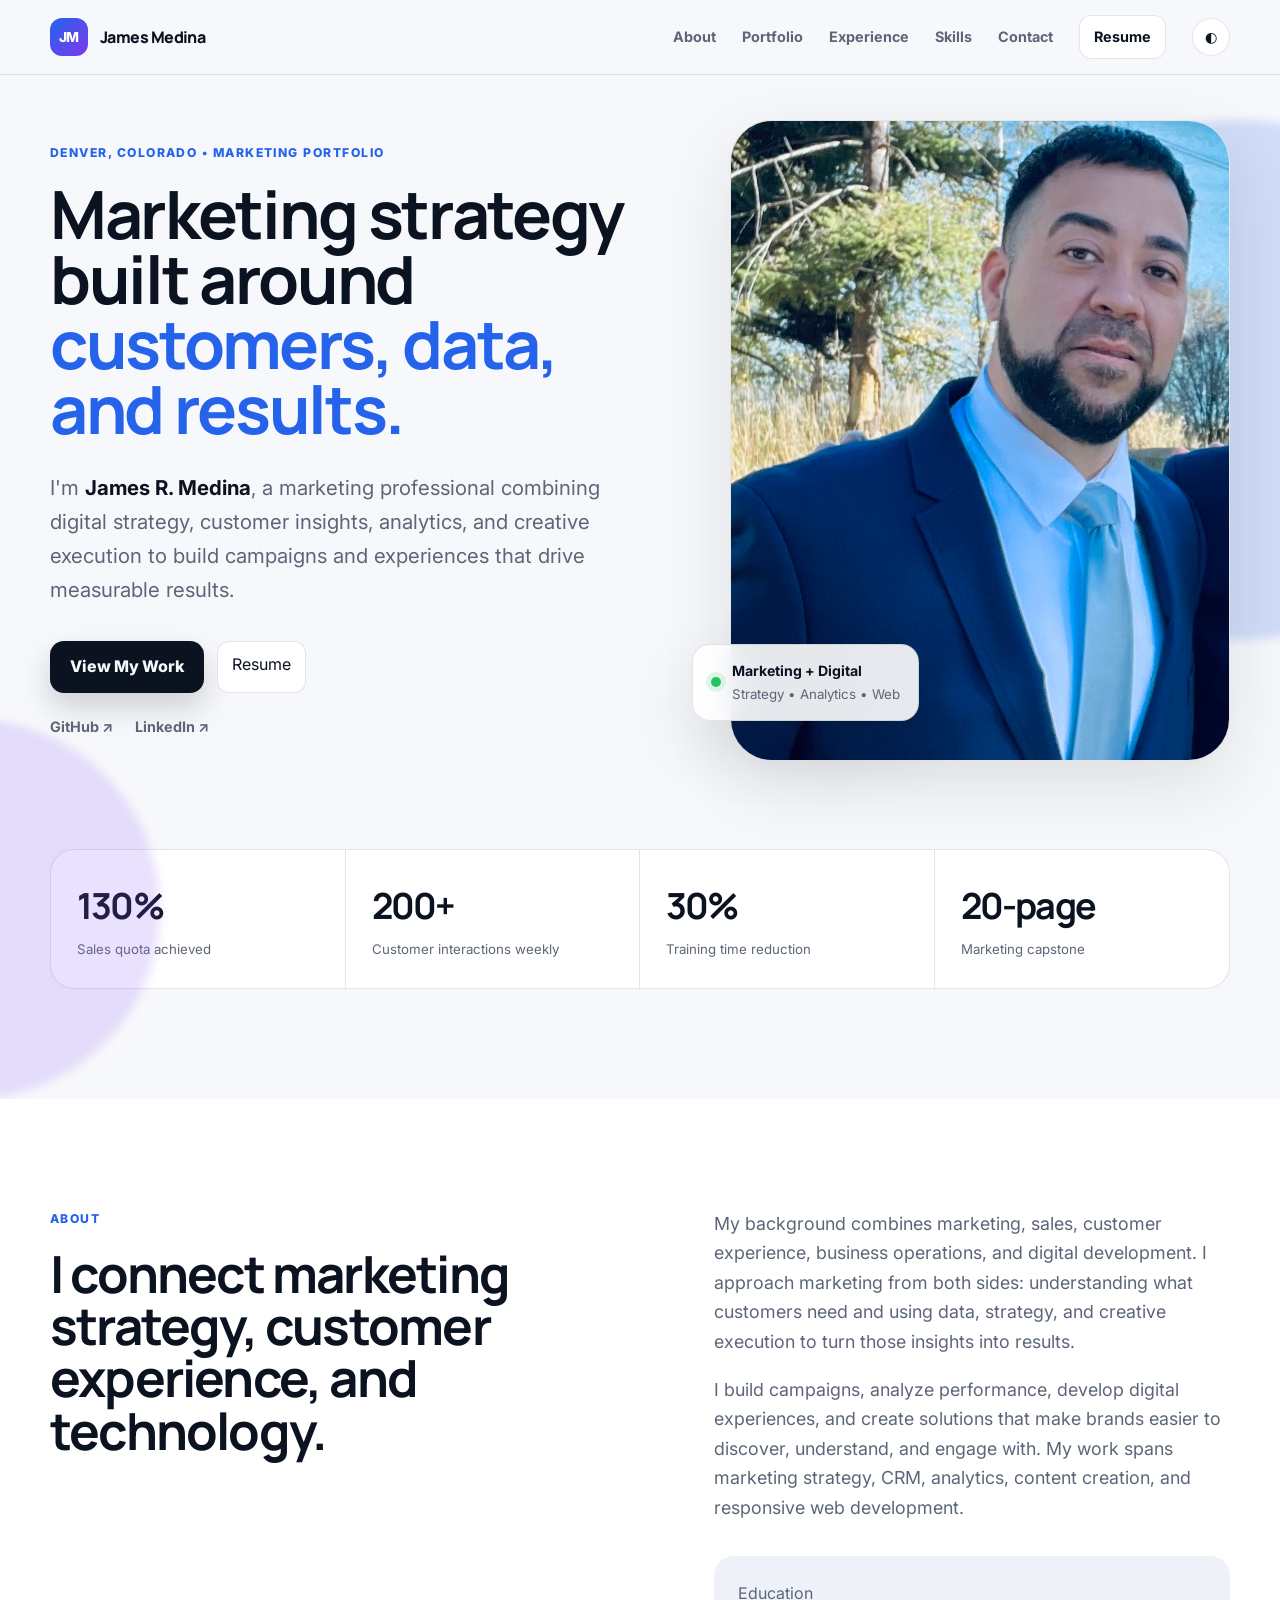
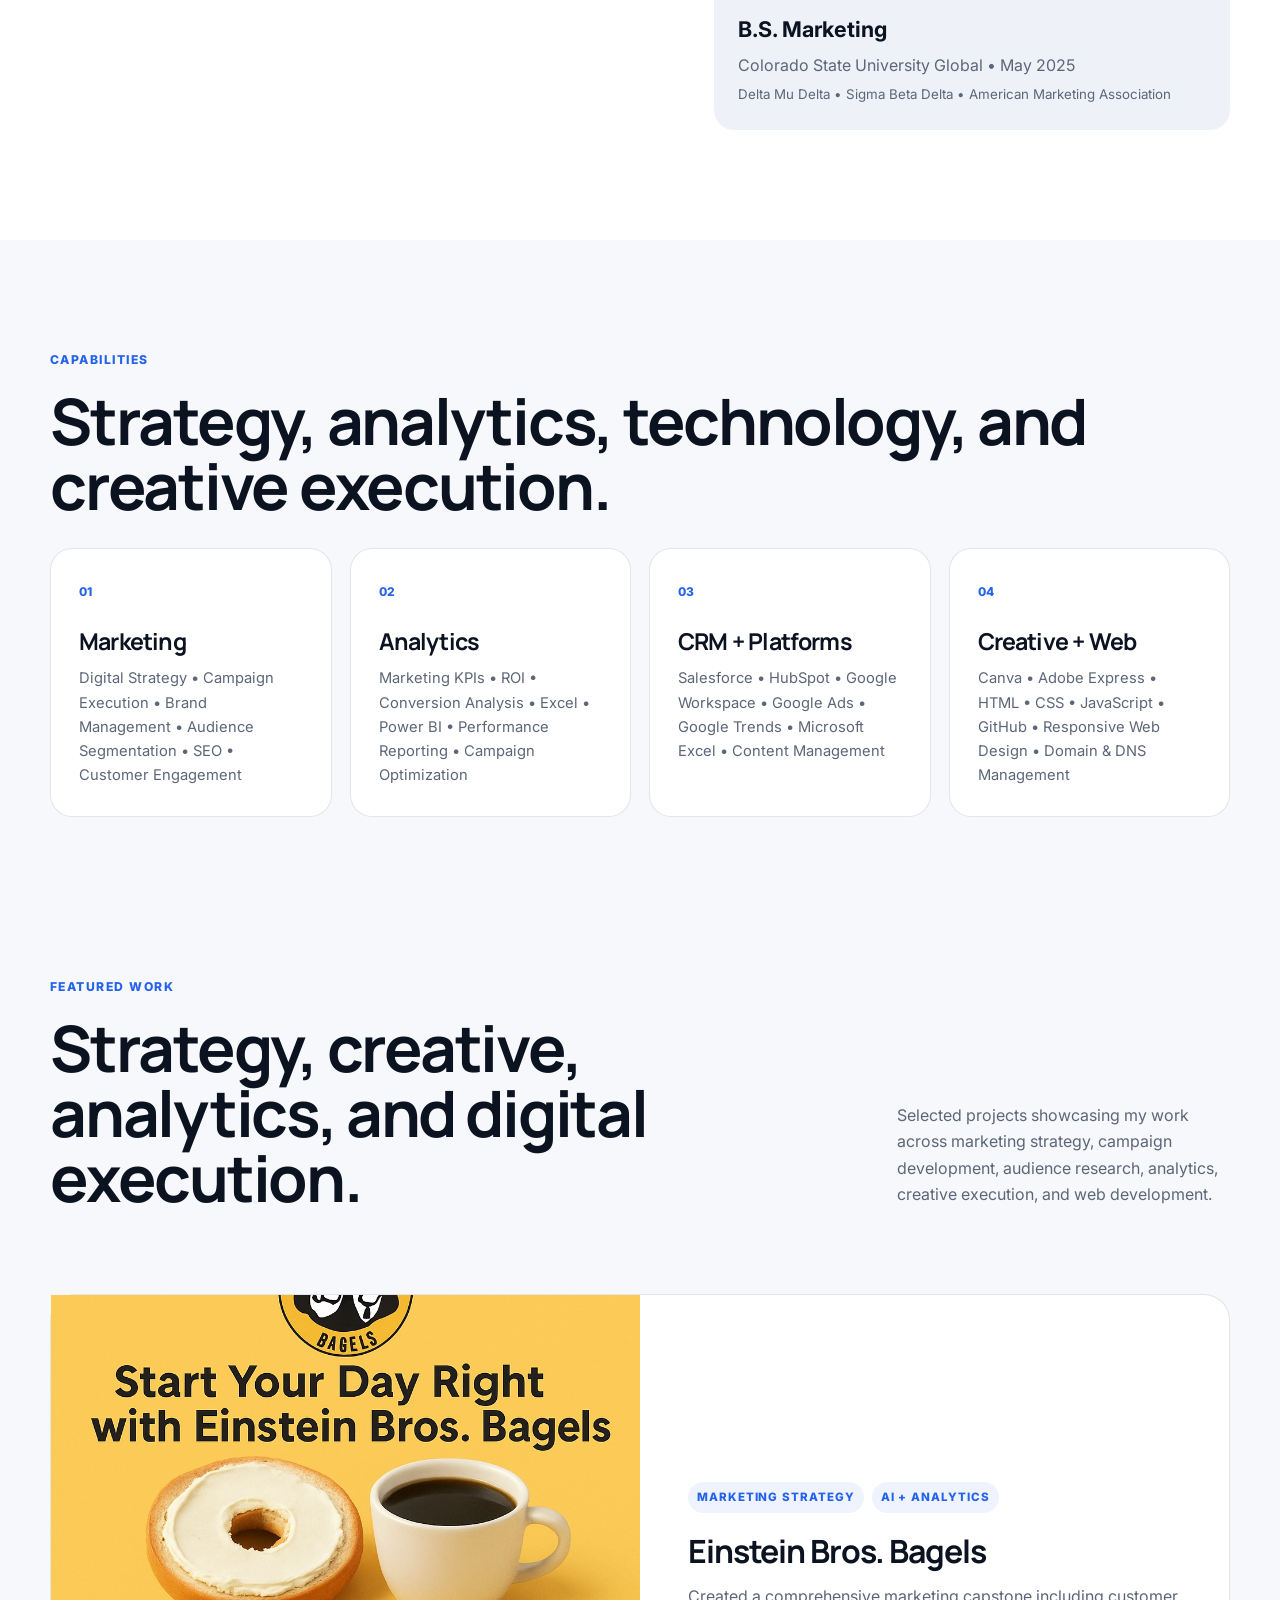
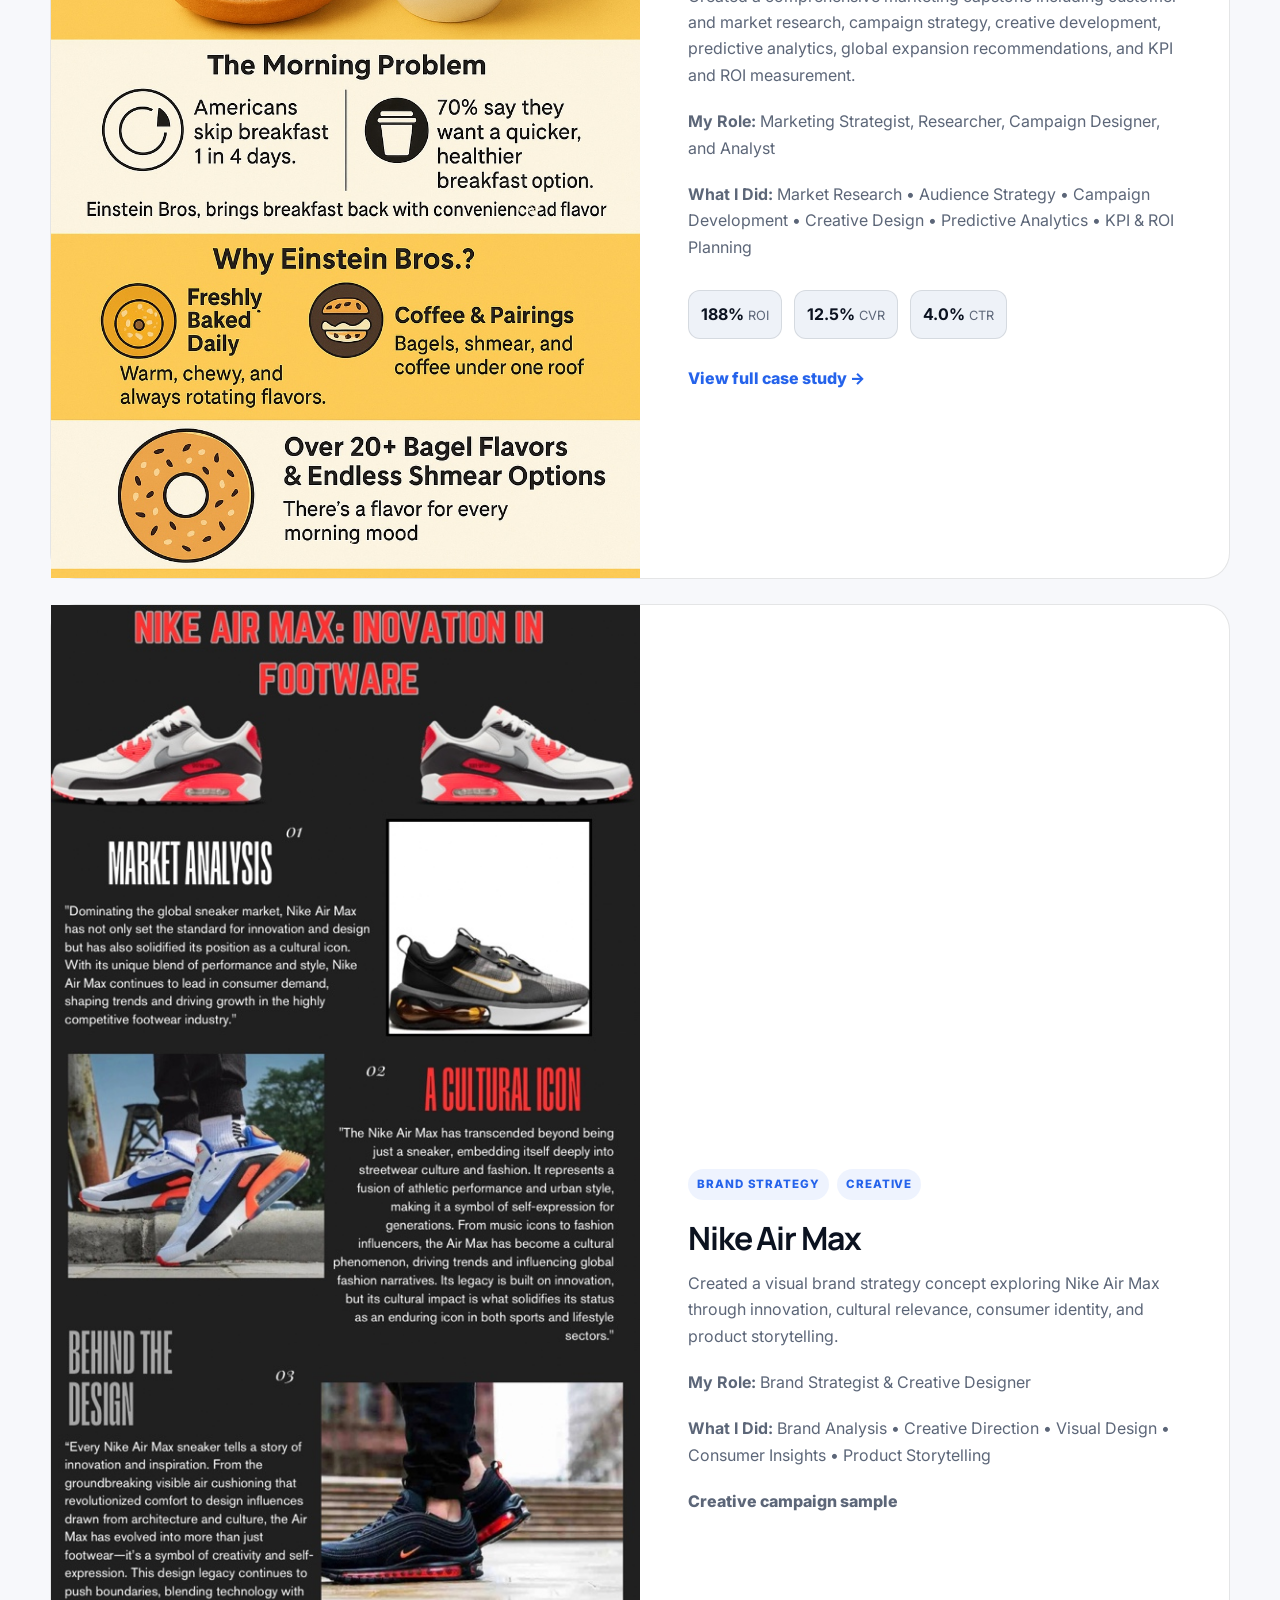
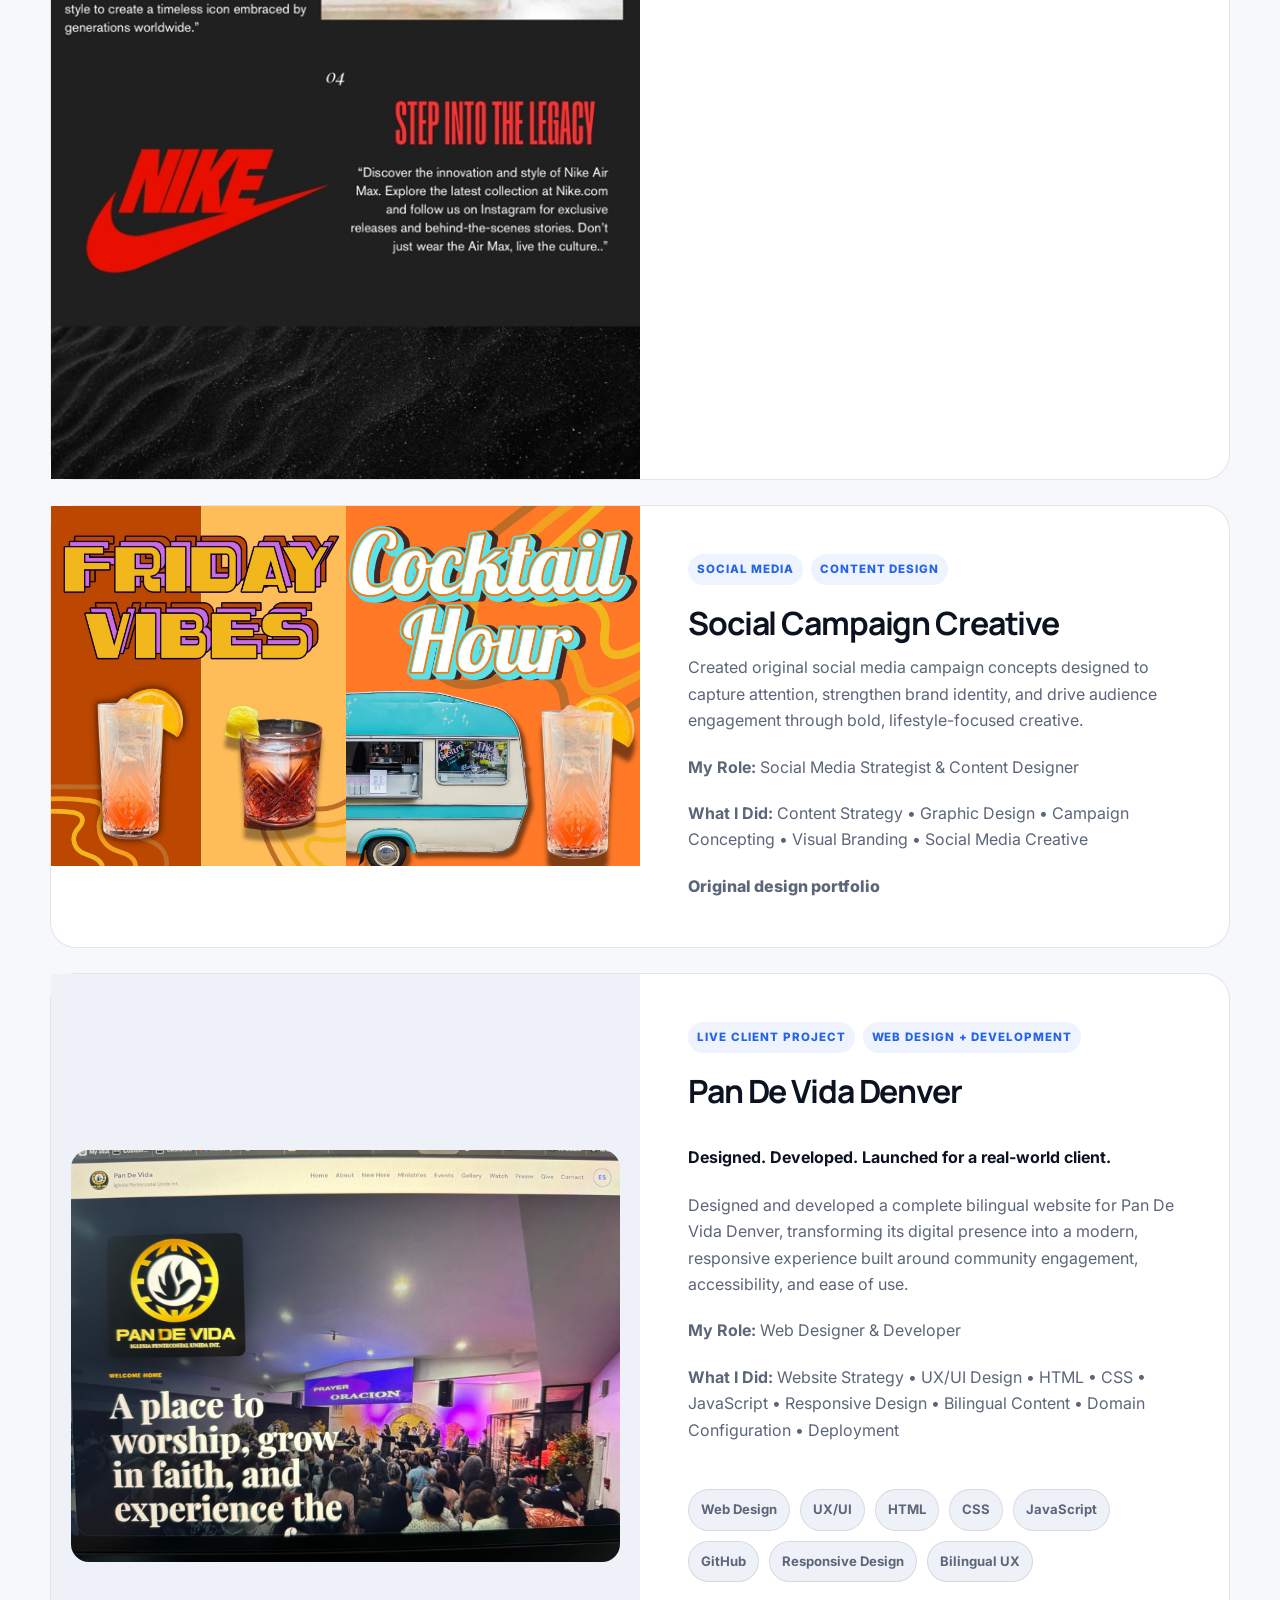
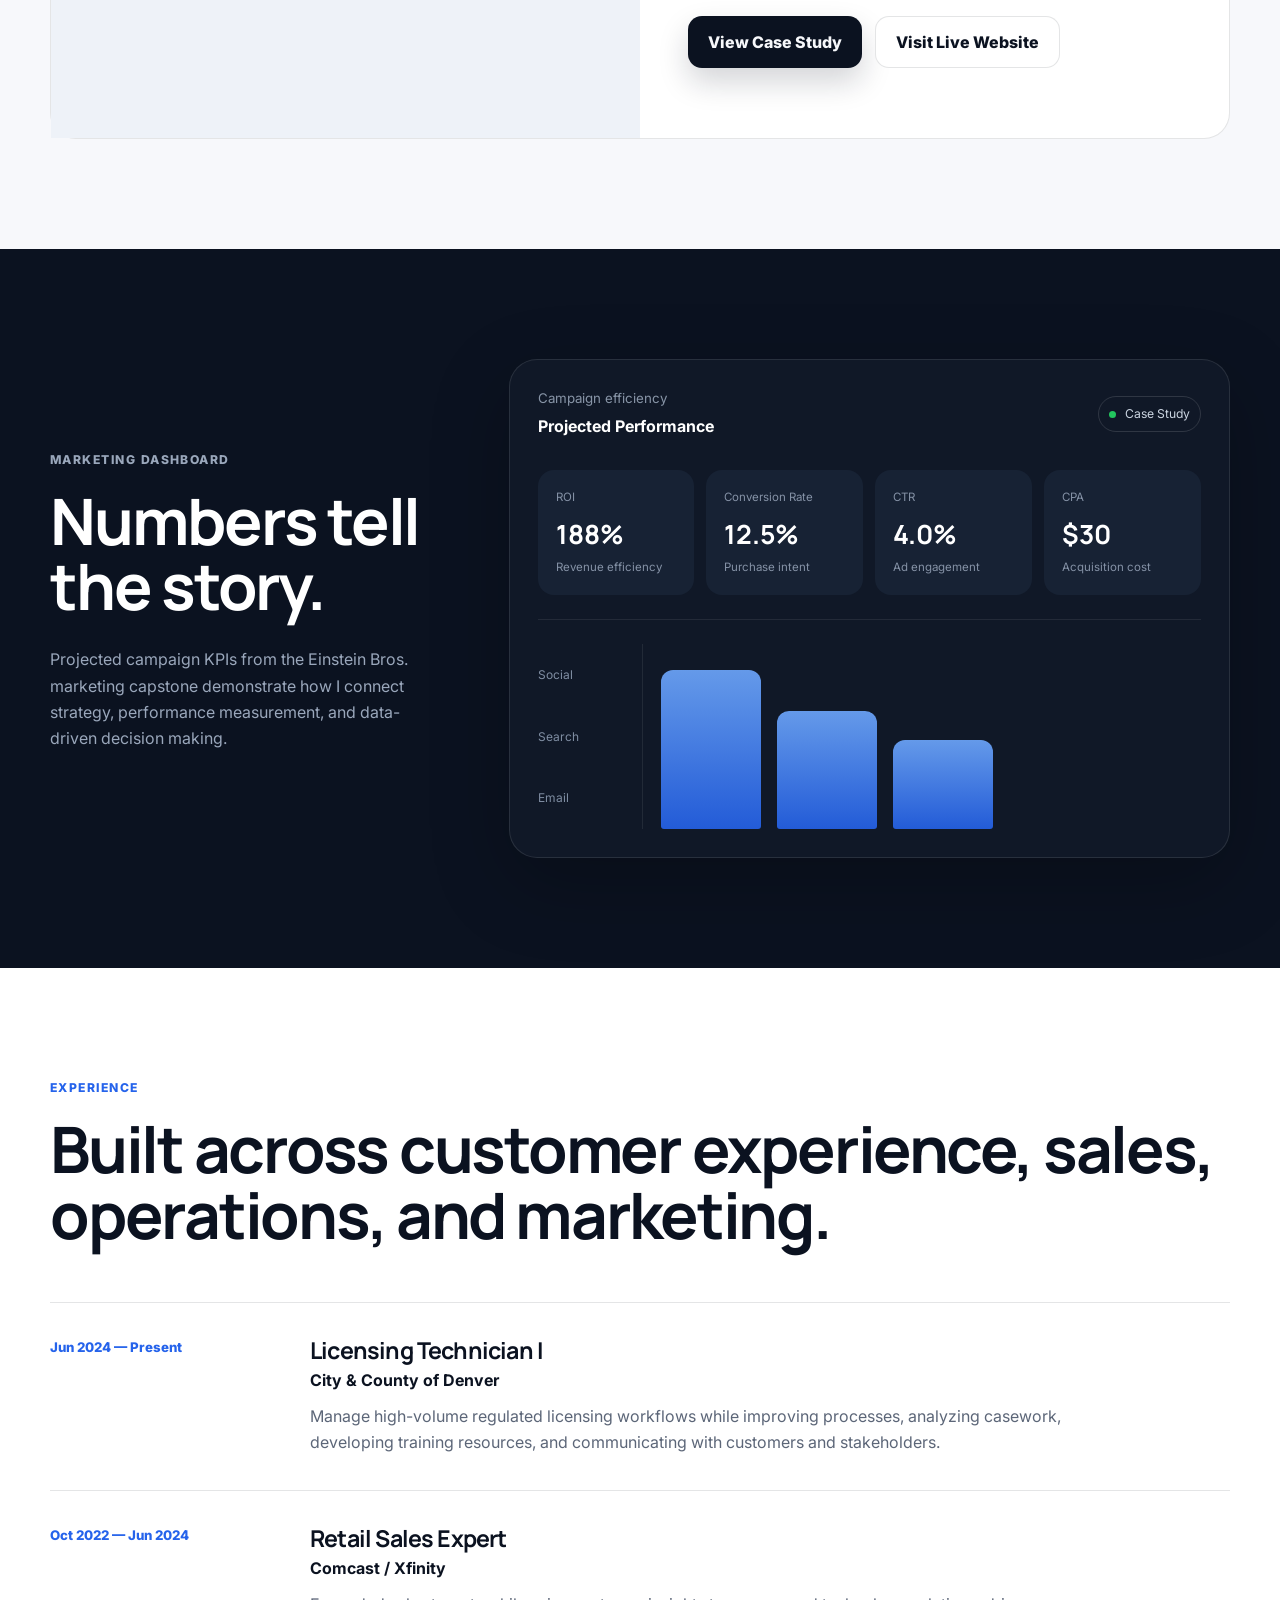
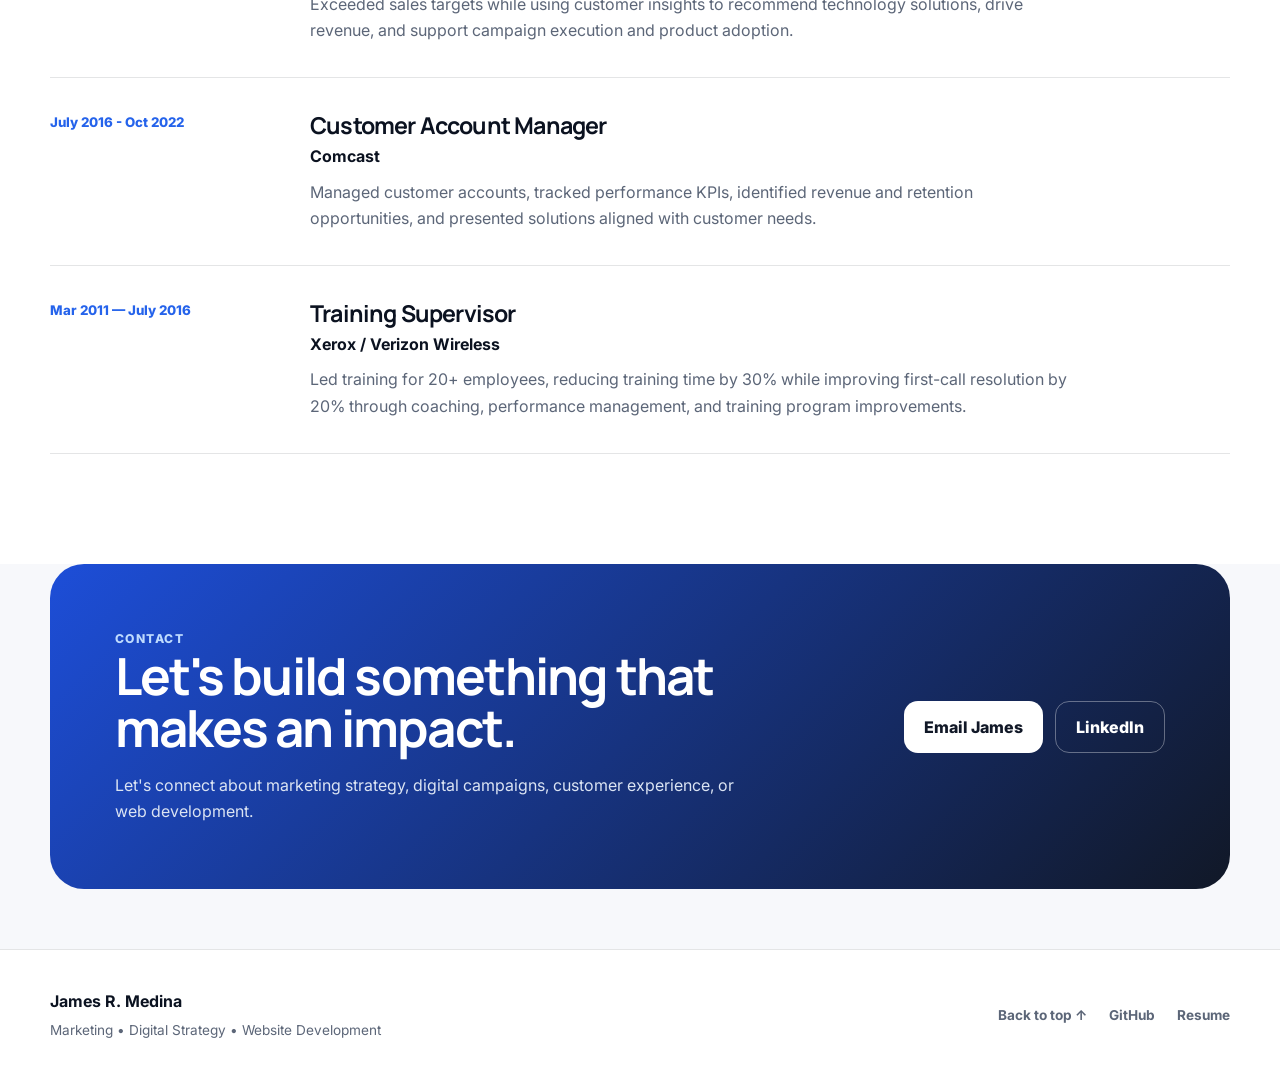
<file: index.html>
<!doctype html>
<html lang="en">
<head>
  <meta charset="utf-8">
  <meta name="viewport" content="width=device-width,initial-scale=1">
  <meta name="description" content="James R. Medina, marketing specialist portfolio featuring digital marketing, website development, campaign strategy, analytics, CRM, and creative work.">
  <meta name="theme-color" content="#0b1220">
  <title>James R. Medina | Marketing Portfolio</title>
  <link rel="stylesheet" href="style.css">
  <script defer src="script.js"></script>
</head>
<body>
  <a class="skip-link" href="#main">Skip to content</a>

  <header class="site-header" id="top">
    <nav class="nav container" aria-label="Primary navigation">
      <a class="brand" href="#top" aria-label="James Medina home">
        <span class="brand-mark">JM</span>
        <span class="brand-name">James Medina</span>
      </a>

      <button class="menu-toggle" aria-expanded="false" aria-controls="nav-links" aria-label="Open navigation">
        <span></span><span></span><span></span>
      </button>

      <div class="nav-links" id="nav-links">
        <a href="#about">About</a>
        <a href="#work">Portfolio</a>
        <a href="#experience">Experience</a>
        <a href="#skills">Skills</a>
        <a href="#contact">Contact</a>
        <a class="nav-resume" href="James_Medina_Resume_26.pdf" target="_blank">Resume</a>
        <button class="theme-toggle" aria-label="Toggle color theme" title="Toggle color theme">◐</button>
      </div>
    </nav>
  </header>

  <main id="main">
    <section class="hero section">
      <div class="hero-glow hero-glow-one"></div>
      <div class="hero-glow hero-glow-two"></div>
      <div class="container hero-grid">
        <div class="hero-copy reveal">
          <p class="eyebrow">Denver, Colorado • Marketing Portfolio</p>
          <h1>
         Marketing strategy built around
         <span>customers, data, and results.</span>
         </h1>

         <p class="hero-intro">
         I'm <strong>James R. Medina</strong>, a marketing professional combining digital strategy,
         customer insights, analytics, and creative execution to build campaigns and experiences
         that drive measurable results.
         </p>

          <div class="hero-actions">
            <a class="button button-primary" href="#work">View My Work</a>
            <a class="nav-resume" href="James_Medina_Resume_26.pdf" target="_blank">Resume</a>
          </div>

          <div class="hero-links" aria-label="Professional links">
            <a href="https://github.com/jamesrmedina-007" target="_blank" rel="noreferrer">GitHub ↗</a>
            <a href="https://www.linkedin.com/in/james-medina-n281987/" target="_blank" rel="noreferrer">LinkedIn ↗</a>
          </div>
        </div>

        <div class="hero-portrait reveal">
          <div class="portrait-frame">
            <img src="profile.jpeg" alt="Professional portrait of James Medina">
          </div>
          <div class="portrait-card">
            <span class="status-dot"></span>
            <div>
              <strong>Marketing + Digital</strong>
              <small>Strategy • Analytics • Web</small>
            </div>
          </div>
        </div>
      </div>

      <div class="container impact-strip reveal" aria-label="Career highlights">
        <div><strong class="counter" data-target="130" data-suffix="%">0</strong><span>Sales quota achieved</span></div>
        <div><strong class="counter" data-target="200" data-suffix="+">0</strong><span>Customer interactions weekly</span></div>
        <div><strong class="counter" data-target="30" data-suffix="%">0</strong><span>Training time reduction</span></div>
        <div><strong class="counter" data-target="20" data-suffix="-page">0</strong><span>Marketing capstone</span></div>
      </div>
    </section>

    <section class="section about-section" id="about">
      <div class="container two-col">
        <div class="section-heading reveal">
          <p class="eyebrow">About</p>
<h2>I connect marketing strategy, customer experience, and technology.</h2>
        </div>
        <div class="about-copy reveal">
          <p>
  My background combines marketing, sales, customer experience, business operations, and digital development. I approach marketing from both sides: understanding what customers need and using data, strategy, and creative execution to turn those insights into results.
</p>
          <p>
  I build campaigns, analyze performance, develop digital experiences, and create solutions that make brands easier to discover, understand, and engage with. My work spans marketing strategy, CRM, analytics, content creation, and responsive web development.
</p>
          <div class="education-card">
            <span>Education</span>
            <strong>B.S. Marketing</strong>
            <p>Colorado State University Global • May 2025</p>
            <small>Delta Mu Delta • Sigma Beta Delta • American Marketing Association</small>
          </div>
        </div>
      </div>
    </section>

     <section class="section skills-section" id="skills">
      <div class="container">
        <div class="section-heading reveal">
          <p class="eyebrow">Capabilities</p>
          <h2>Strategy, analytics, technology, and creative execution.</h2>
        </div>
        <div class="skill-columns">
          <div class="skill-card reveal">
            <span>01</span>
            <h3>Marketing</h3>
            <p>Digital Strategy • Campaign Execution • Brand Management • Audience Segmentation • SEO • Customer Engagement</p>
          </div>
          <div class="skill-card reveal">
            <span>02</span>
            <h3>Analytics</h3>
            <p>Marketing KPIs • ROI • Conversion Analysis • Excel • Power BI • Performance Reporting • Campaign Optimization</p>
          </div>
          <div class="skill-card reveal">
            <span>03</span>
            <h3>CRM + Platforms</h3>
            <p>Salesforce • HubSpot • Google Workspace • Google Ads • Google Trends • Microsoft Excel • Content Management</p>
          </div>
          <div class="skill-card reveal">
            <span>04</span>
            <h3>Creative + Web</h3>
            <p>Canva • Adobe Express • HTML • CSS • JavaScript • GitHub • Responsive Web Design • Domain &amp; DNS Management</p>
          </div>
        </div>
      </div>
    </section>
    
    <section class="section work-section" id="work">
      <div class="container">
        <div class="section-heading work-heading reveal">
          <div>
            <p class="eyebrow">Featured Work</p>
            <h2>Strategy, creative, analytics, and digital execution.</h2>
          </div>
          <p>Selected projects showcasing my work across marketing strategy, campaign development, audience research, analytics, creative execution, and web development.</p>
        </div>

        <div class="project-grid">
          <article class="project-card project-featured reveal">
            <a class="project-image" href="einstein.html" aria-label="View Einstein Bros. Bagels case study">
              <img src="einstein.jpeg" alt="Einstein Bros. Bagels campaign infographic">
            </a>
            <div class="project-body">
              <div class="project-meta"><span>Marketing Strategy</span><span>AI + Analytics</span></div>
              <h3>Einstein Bros. Bagels</h3>
              <p>Created a comprehensive marketing capstone including customer and market research, campaign strategy, creative development, predictive analytics, global expansion recommendations, and KPI and ROI measurement.</p>
              <p><strong>My Role:</strong> Marketing Strategist, Researcher, Campaign Designer, and Analyst</p>
              <p><strong>What I Did:</strong> Market Research • Audience Strategy • Campaign Development • Creative Design • Predictive Analytics • KPI &amp; ROI Planning</p>
              <div class="metric-row">
                <span><strong>188%</strong> ROI</span>
                <span><strong>12.5%</strong> CVR</span>
                <span><strong>4.0%</strong> CTR</span>
              </div>
              <a class="text-link" href="einstein.html">View full case study →</a>
            </div>
          </article>

          <article class="project-card project-featured reveal">
            <div class="project-image"><img src="nike-air-max.jpeg" alt="Nike Air Max marketing creative"></div>
            <div class="project-body">
              <div class="project-meta"><span>Brand Strategy</span><span>Creative</span></div>
              <h3>Nike Air Max</h3>

<p>
Created a visual brand strategy concept exploring Nike Air Max through
innovation, cultural relevance, consumer identity, and product storytelling.
</p>

<p><strong>My Role:</strong> Brand Strategist & Creative Designer</p>

<p><strong>What I Did:</strong> Brand Analysis • Creative Direction •
Visual Design • Consumer Insights • Product Storytelling</p>

<span class="text-link muted">Creative campaign sample</span>
            </div>
          </article>

          <article class="project-card project-featured social-featured reveal">
            <div class="social-pair">
              <img src="friday-vibes.jpg" alt="Friday Vibes social media creative">
              <img src="cocktail-hour.jpeg" alt="Cocktail Hour social media creative">
            </div>
            <div class="project-body">
              <div class="project-meta"><span>Social Media</span><span>Content Design</span></div>
              <h3>Social Campaign Creative</h3>
<p>
Created original social media campaign concepts designed to capture attention,
strengthen brand identity, and drive audience engagement through bold,
lifestyle-focused creative.
</p>

<p><strong>My Role:</strong> Social Media Strategist & Content Designer</p>

<p><strong>What I Did:</strong> Content Strategy • Graphic Design • Campaign Concepting • Visual Branding • Social Media Creative</p>

<span class="text-link muted">Original design portfolio</span>
            </div>
          </article>

          <article class="project-card project-featured pandevida-card reveal">
  <a class="project-image" href="pandevida.html" aria-label="View Pan De Vida Denver website case study">
    <img src="pandevida-home.jpeg" alt="Pan De Vida Denver responsive website homepage">
  </a>

  <div class="project-body">
    <div class="project-meta">
      <span>LIVE CLIENT PROJECT</span>
      <span>WEB DESIGN + DEVELOPMENT</span>
    </div>

    <h3>Pan De Vida Denver</h3>

<h4>Designed. Developed. Launched for a real-world client.</h4>

 <p>
Designed and developed a complete bilingual website for Pan De Vida Denver,
transforming its digital presence into a modern, responsive experience built
around community engagement, accessibility, and ease of use.
</p>

<p><strong>My Role:</strong> Web Designer & Developer</p>

<p><strong>What I Did:</strong> Website Strategy • UX/UI Design • HTML • CSS • JavaScript • Responsive Design • Bilingual Content • Domain Configuration • Deployment</p>

    <div class="takeaway-tags">
      <span>Web Design</span>
      <span>UX/UI</span>
      <span>HTML</span>
      <span>CSS</span>
      <span>JavaScript</span>
      <span>GitHub</span>
      <span>Responsive Design</span>
      <span>Bilingual UX</span>
    </div>

    <div class="hero-actions">
      <a class="button button-primary" href="pandevida.html">View Case Study</a>
      <a class="button button-secondary" href="https://pandevidadenver.com" target="_blank" rel="noreferrer">
        Visit Live Website
      </a>
    </div>
  </div>
</article>
        </div>
      </div>
    </section>

    <section class="section dashboard-section" id="dashboard">
      <div class="container dashboard-grid">
        <div class="section-heading reveal">
          <p class="eyebrow">Marketing Dashboard</p>
          <h2>Numbers tell the story.</h2>
          <p class="section-copy">Projected campaign KPIs from the Einstein Bros. marketing capstone demonstrate how I connect strategy, performance measurement, and data-driven decision making.</p>
        </div>

        <div class="dashboard reveal">
          <div class="dash-top">
            <div>
              <small>Campaign efficiency</small>
              <strong>Projected Performance</strong>
            </div>
            <span class="live-pill"><i></i> Case Study</span>
          </div>
          <div class="dash-metrics">
            <div><span>ROI</span><strong>188%</strong><small>Revenue efficiency</small></div>
            <div><span>Conversion Rate</span><strong>12.5%</strong><small>Purchase intent</small></div>
            <div><span>CTR</span><strong>4.0%</strong><small>Ad engagement</small></div>
            <div><span>CPA</span><strong>$30</strong><small>Acquisition cost</small></div>
          </div>
          <div class="chart" aria-label="Illustrative channel performance bar chart">
            <div class="chart-labels"><span>Social</span><span>Search</span><span>Email</span></div>
            <div class="bars">
              <i style="--h:86%"></i>
              <i style="--h:64%"></i>
              <i style="--h:48%"></i>
            </div>
          </div>
        </div>
      </div>
    </section>

    <section class="section experience-section" id="experience">
      <div class="container">
        <div class="section-heading reveal">
          <p class="eyebrow">Experience</p>
          <h2>Built across customer experience, sales, operations, and marketing.</h2>
        </div>

        <div class="timeline">
          <article class="timeline-item reveal">
            <span class="timeline-date"> Jun 2024 — Present</span>
            <div>
              <h3>Licensing Technician I</h3>
              <p class="company">City & County of Denver</p>
              <p>Manage high-volume regulated licensing workflows while improving processes, analyzing casework, developing training resources, and communicating with customers and stakeholders.</p>
            </div>
          </article>
          <article class="timeline-item reveal">
            <span class="timeline-date">Oct 2022 — Jun 2024</span>
            <div>
              <h3>Retail Sales Expert</h3>
              <p class="company">Comcast / Xfinity</p>
              <p>Exceeded sales targets while using customer insights to recommend technology solutions, drive revenue, and support campaign execution and product adoption.</p>
            </div>
          </article>
          <article class="timeline-item reveal">
          <span class="timeline-date">July 2016 - Oct 2022</span>
            <div>
              <h3>Customer Account Manager</h3>
              <p class="company">Comcast</p>
              <p>Managed customer accounts, tracked performance KPIs, identified revenue and retention opportunities, and presented solutions aligned with customer needs.</p>
            </div>
          </article>
          <article class="timeline-item reveal">
            <span class="timeline-date">Mar 2011 — July 2016</span>
            <div>
              <h3>Training Supervisor</h3>
              <p class="company">Xerox / Verizon Wireless</p>
              <p>Led training for 20+ employees, reducing training time by 30% while improving first-call resolution by 20% through coaching, performance management, and training program improvements.</p>
            </div>
          </article>
        </div>
      </div>
    </section>

    <section class="section contact-section" id="contact">
      <div class="container contact-panel reveal">
        <div>
          <p class="eyebrow">Contact</p>
          <h2>Let's build something that makes an impact.</h2>
          <p>Let's connect about marketing strategy, digital campaigns, customer experience, or web development.</p>
        </div>
        <div class="contact-actions">
          <a class="button button-light" href="mailto:jamesrmedina@yahoo.com">Email James</a>
          <a class="button button-outline-light" href="https://www.linkedin.com/in/james-medina-n281987/" target="_blank" rel="noreferrer">LinkedIn</a>
        </div>
      </div>
    </section>
  </main>

  <footer class="site-footer">
    <div class="container footer-grid">
      <div>
        <strong>James R. Medina</strong>
        <p>Marketing • Digital Strategy • Website Development</p>
      </div>
      <div class="footer-links">
        <a href="#top">Back to top ↑</a>
        <a href="https://github.com/jamesrmedina-007" target="_blank" rel="noreferrer">GitHub</a>
        <a href="James_Medina_Resume_26.pdf">Resume</a>
      </div>
    </div>
  </footer>
</body>
</html>
</file>
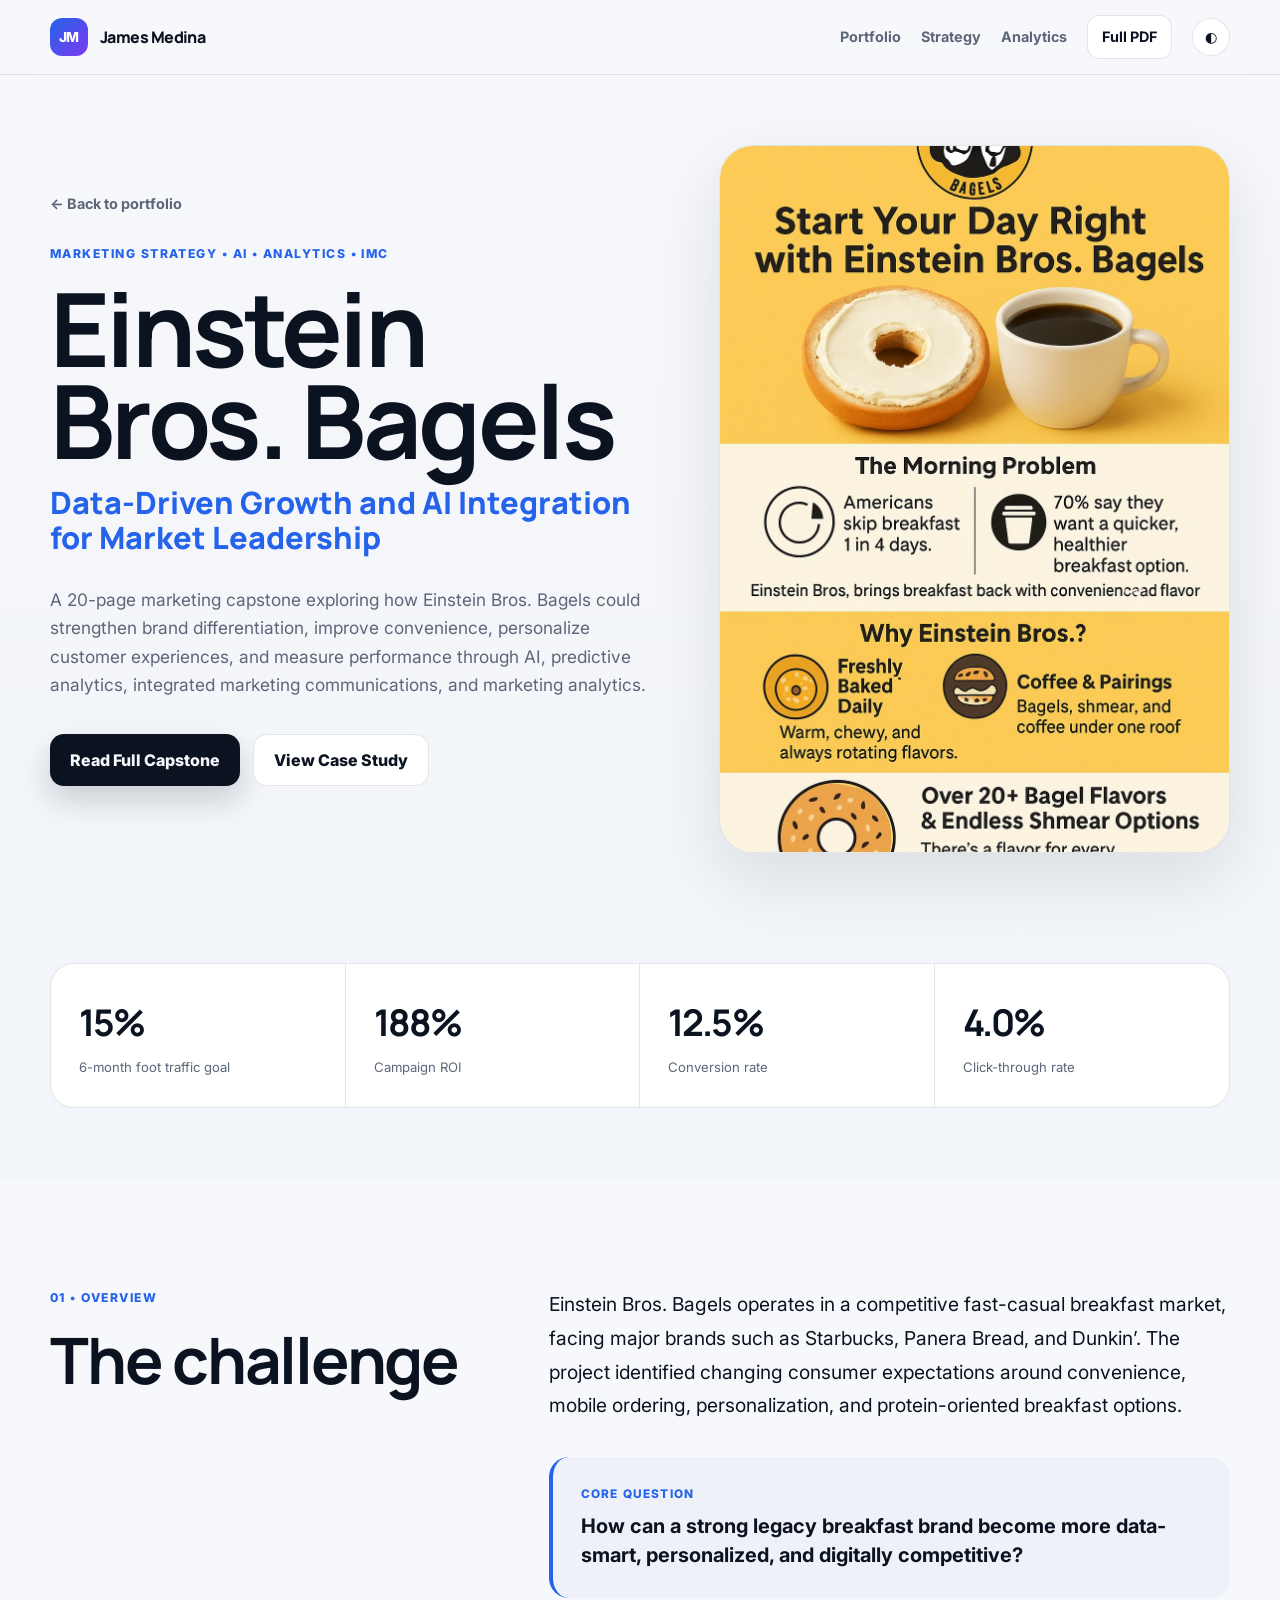
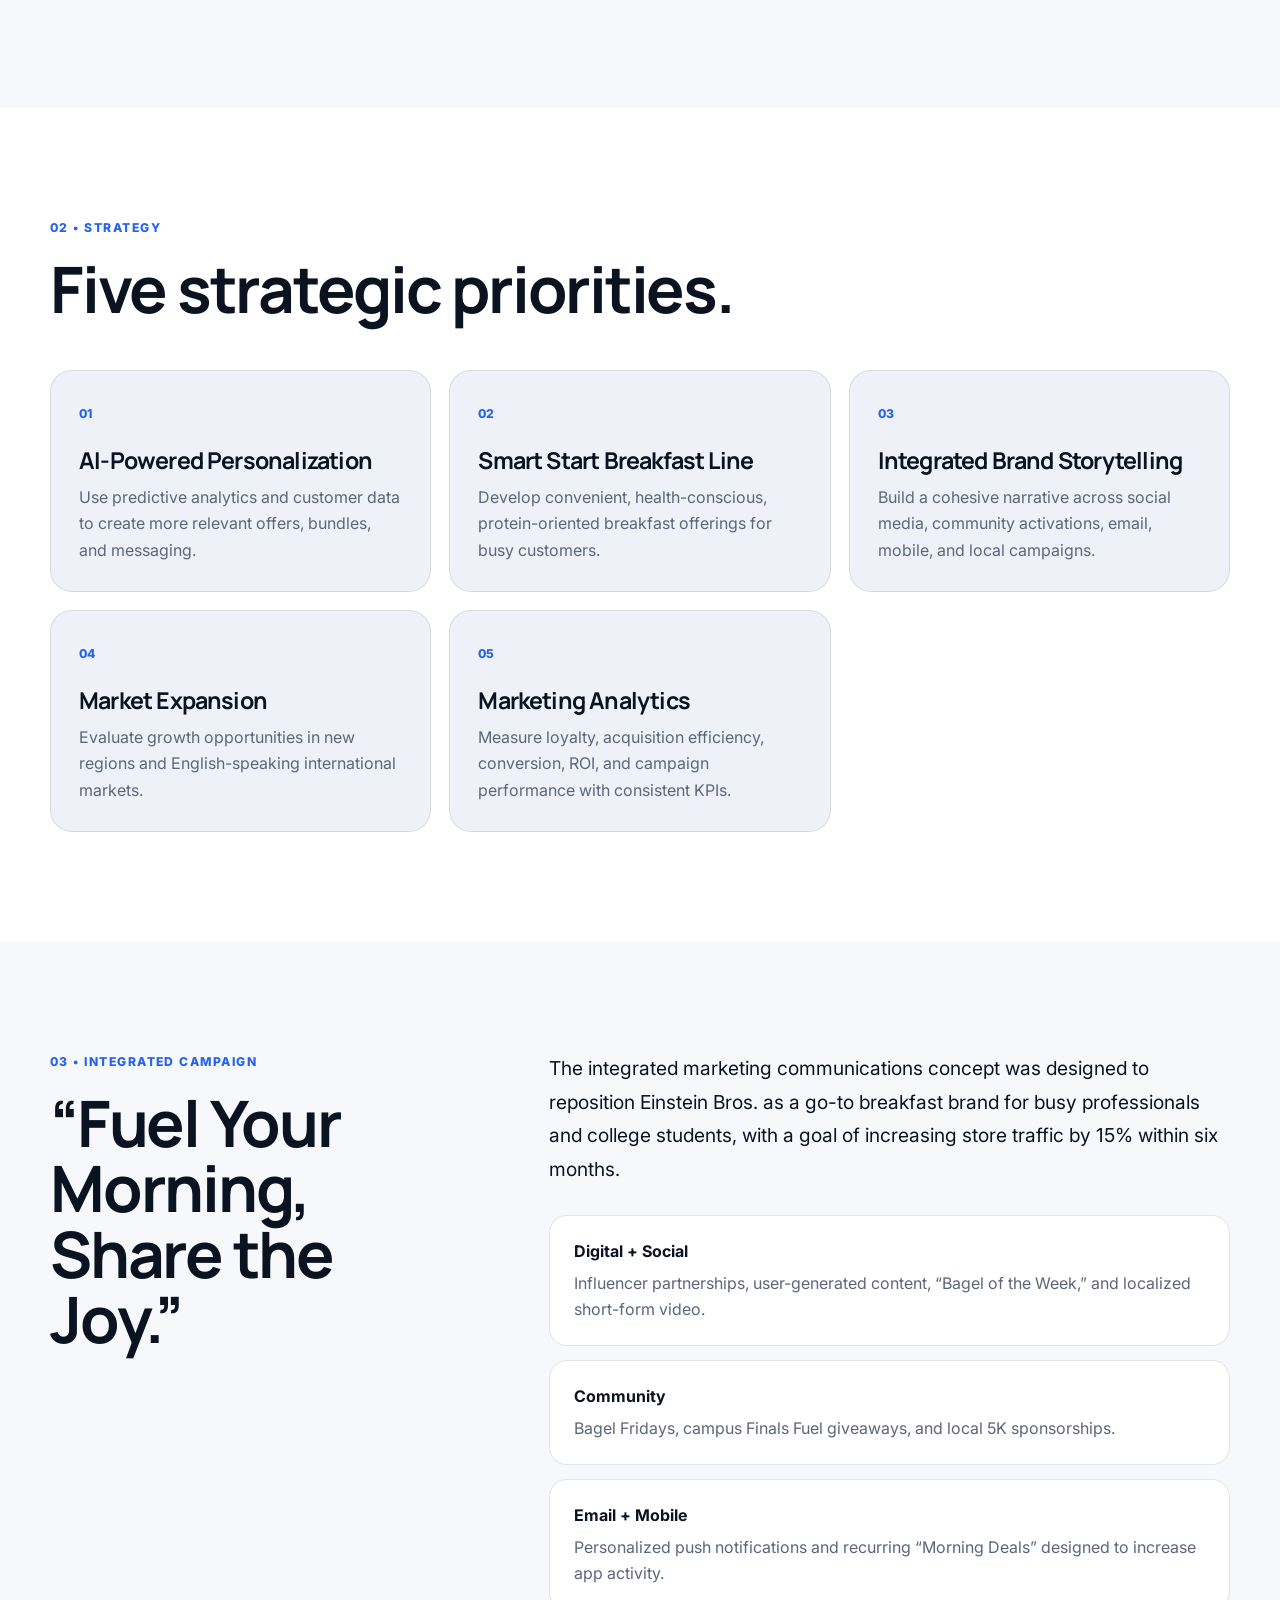
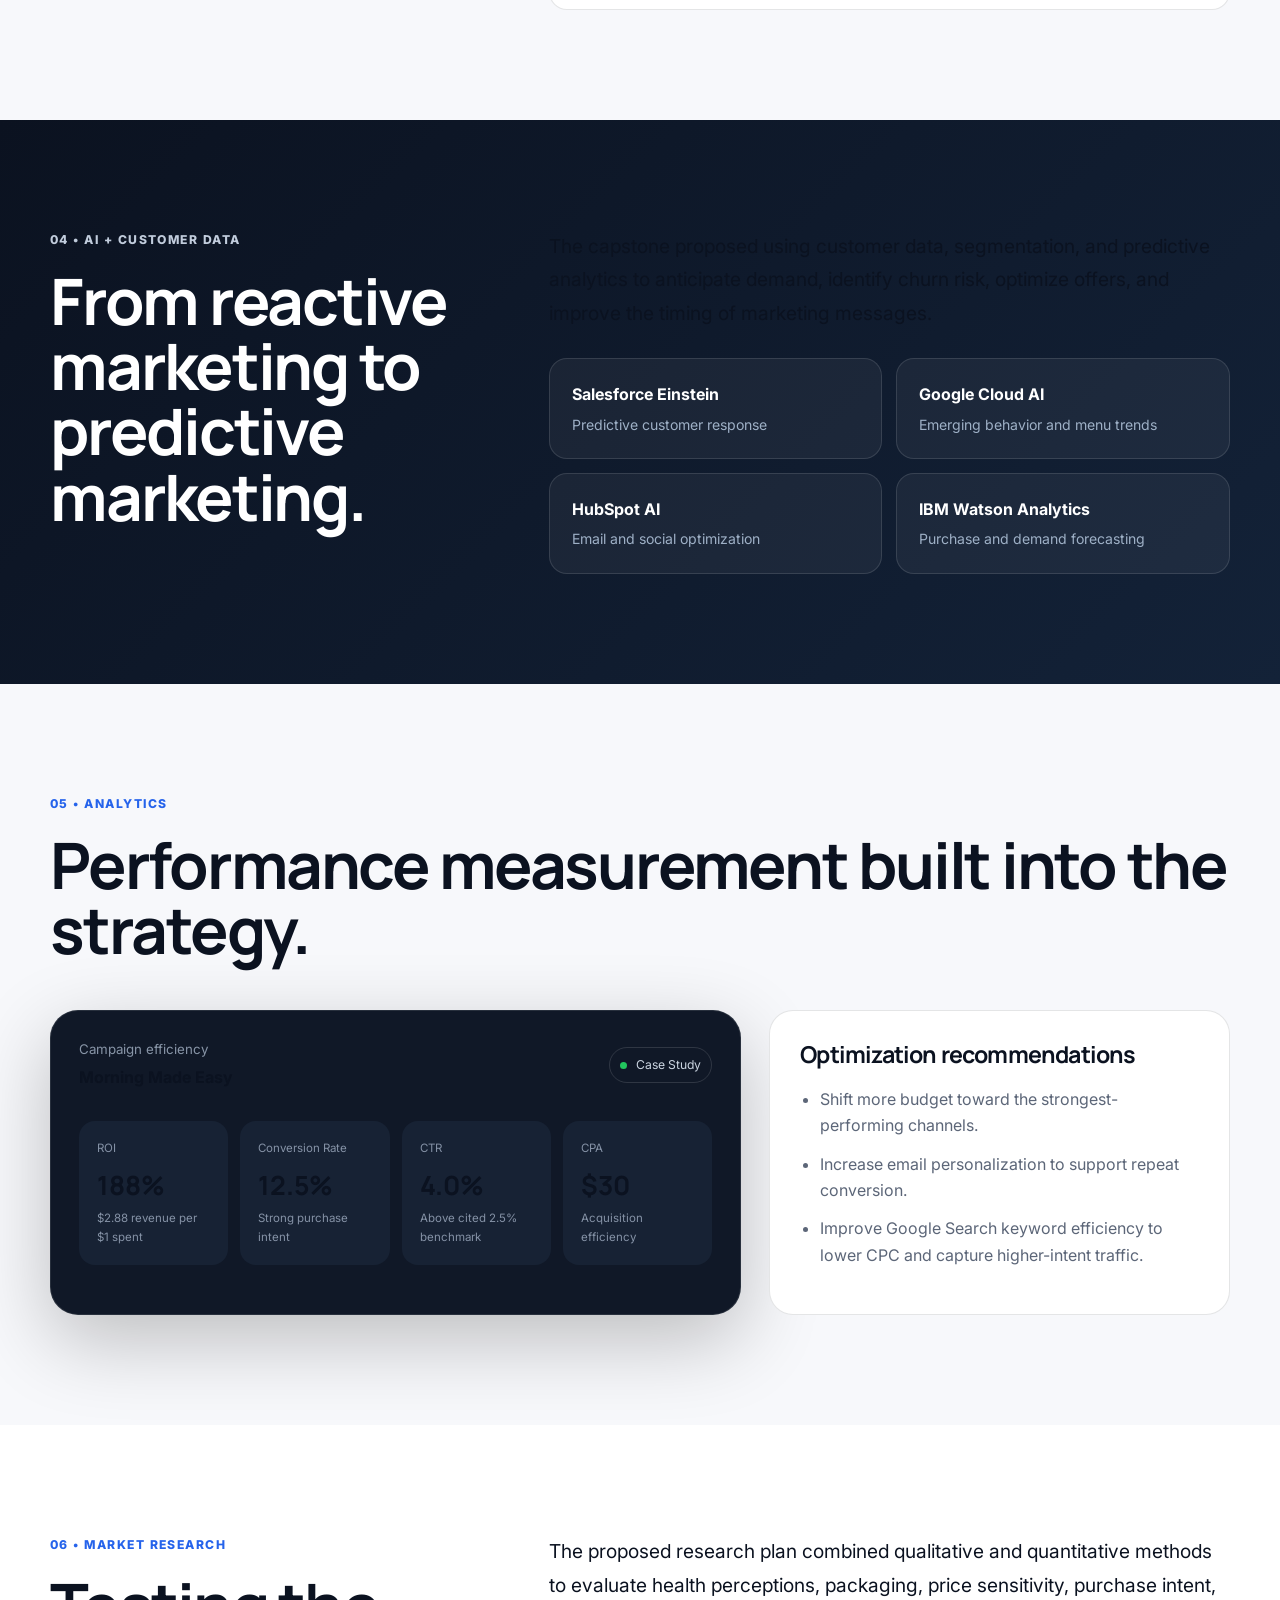
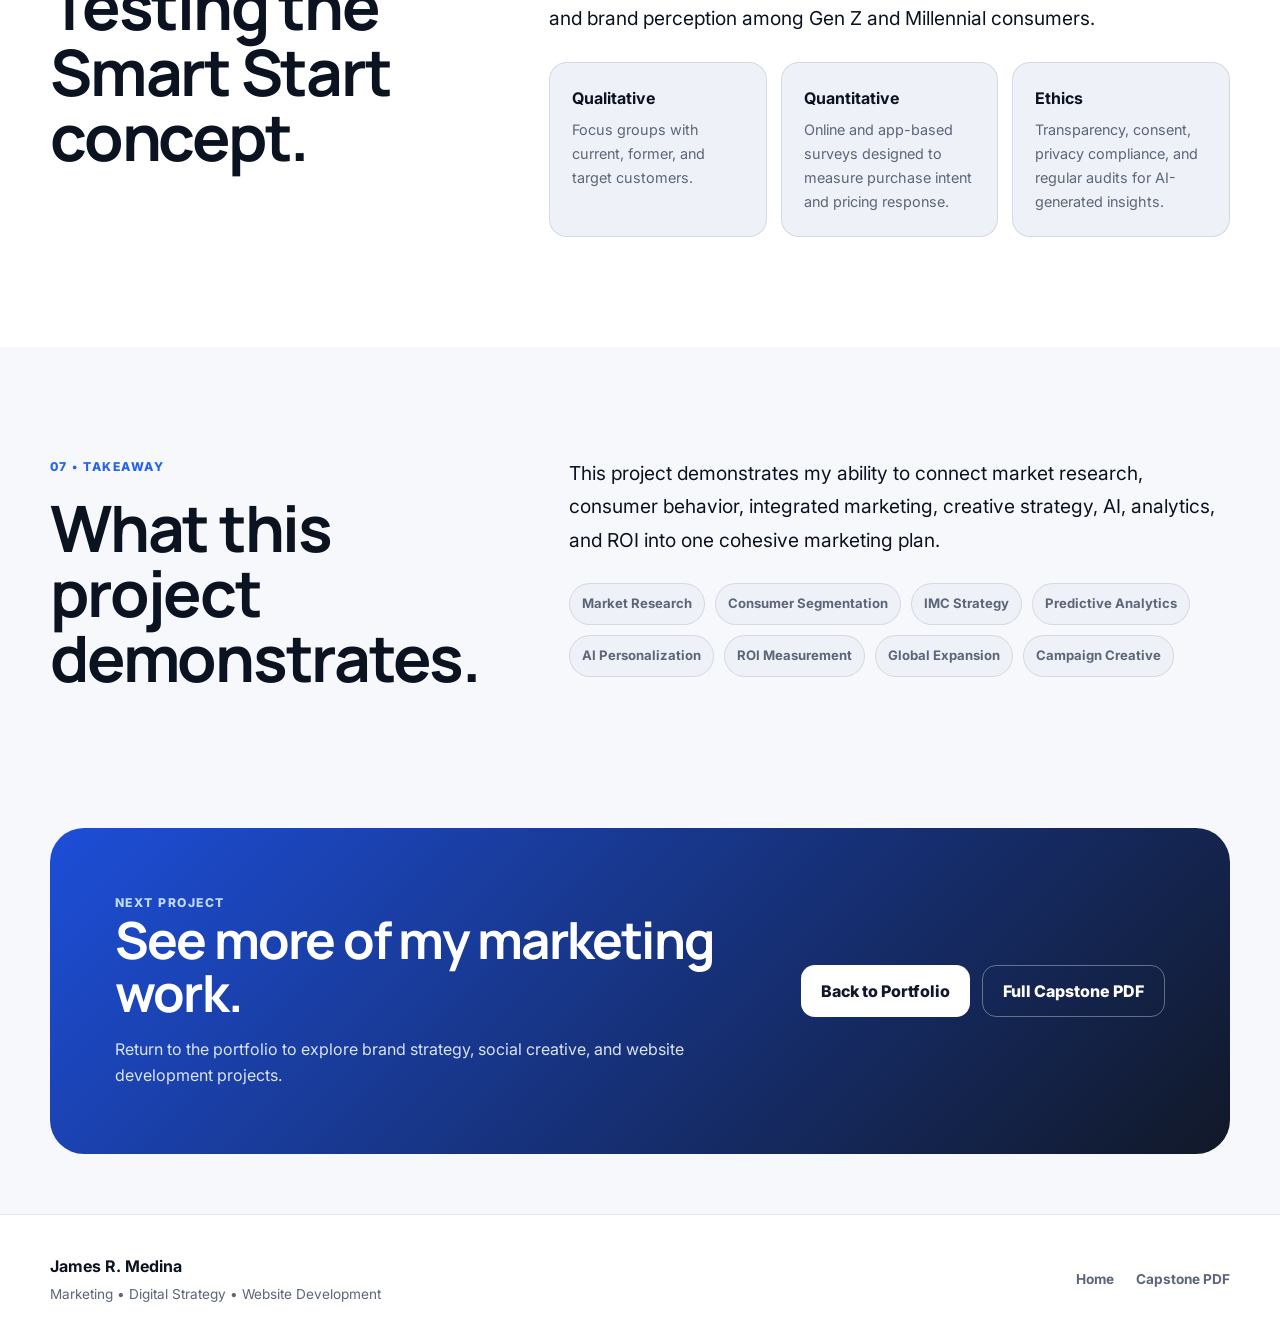
<file: einstein.html>
<!doctype html>
<html lang="en">
<head>
  <meta charset="utf-8">
  <meta name="viewport" content="width=device-width,initial-scale=1">
  <meta name="description" content="Einstein Bros. Bagels marketing case study by James R. Medina, covering IMC strategy, AI personalization, predictive analytics, market research, and ROI measurement.">
  <title>Einstein Bros. Bagels Case Study | James Medina</title>
  <link rel="stylesheet" href="style.css">
  <script defer src="script.js"></script>
</head>
<body>
  <a class="skip-link" href="#main">Skip to content</a>

  <header class="site-header">
    <nav class="nav container" aria-label="Primary navigation">
      <a class="brand" href="index.html">
        <span class="brand-mark">JM</span>
        <span class="brand-name">James Medina</span>
      </a>
      <div class="nav-links case-nav">
        <a href="index.html#work">Portfolio</a>
        <a href="#strategy">Strategy</a>
        <a href="#analytics">Analytics</a>
        <a class="nav-resume" href="einstein-capstone.pdf" target="_blank">Full PDF</a>
        <button class="theme-toggle" aria-label="Toggle color theme" title="Toggle color theme">◐</button>
      </div>
    </nav>
  </header>

  <main id="main">
    <section class="case-hero section">
      <div class="container case-hero-grid">
        <div class="reveal">
          <a class="case-back" href="index.html#work">← Back to portfolio</a>
          <p class="eyebrow">Marketing Strategy • AI • Analytics • IMC</p>
          <h1>Einstein Bros. Bagels</h1>
          <p class="case-deck">
            Data-Driven Growth and AI Integration for Market Leadership
          </p>
          <p class="case-summary">
            A 20-page marketing capstone exploring how Einstein Bros. Bagels could strengthen brand differentiation,
            improve convenience, personalize customer experiences, and measure performance through AI, predictive analytics,
            integrated marketing communications, and marketing analytics.
          </p>
          <div class="hero-actions">
            <a class="button button-primary" href="einstein-capstone.pdf" target="_blank">Read Full Capstone</a>
            <a class="button button-secondary" href="#overview">View Case Study</a>
          </div>
        </div>

        <div class="case-cover reveal">
          <img src="einstein.jpeg" alt="Einstein Bros. Bagels campaign infographic created for the capstone project">
        </div>
      </div>
    </section>

    <section class="case-stats">
      <div class="container case-stat-grid reveal">
        <div><strong>15%</strong><span>6-month foot traffic goal</span></div>
        <div><strong>188%</strong><span>Campaign ROI</span></div>
        <div><strong>12.5%</strong><span>Conversion rate</span></div>
        <div><strong>4.0%</strong><span>Click-through rate</span></div>
      </div>
    </section>

    <section class="section" id="overview">
      <div class="container case-section-grid">
        <div class="section-heading reveal">
          <p class="eyebrow">01 • Overview</p>
          <h2>The challenge</h2>
        </div>
        <div class="case-copy reveal">
          <p class="lead">
            Einstein Bros. Bagels operates in a competitive fast-casual breakfast market, facing major brands such as
            Starbucks, Panera Bread, and Dunkin’. The project identified changing consumer expectations around convenience,
            mobile ordering, personalization, and protein-oriented breakfast options.
          </p>
          <div class="case-callout">
            <span>Core question</span>
            <strong>How can a strong legacy breakfast brand become more data-smart, personalized, and digitally competitive?</strong>
          </div>
        </div>
      </div>
    </section>

    <section class="section case-alt" id="strategy">
      <div class="container">
        <div class="section-heading reveal">
          <p class="eyebrow">02 • Strategy</p>
          <h2>Five strategic priorities.</h2>
        </div>

        <div class="strategy-grid">
          <article class="strategy-card reveal">
            <span>01</span>
            <h3>AI-Powered Personalization</h3>
            <p>Use predictive analytics and customer data to create more relevant offers, bundles, and messaging.</p>
          </article>
          <article class="strategy-card reveal">
            <span>02</span>
            <h3>Smart Start Breakfast Line</h3>
            <p>Develop convenient, health-conscious, protein-oriented breakfast offerings for busy customers.</p>
          </article>
          <article class="strategy-card reveal">
            <span>03</span>
            <h3>Integrated Brand Storytelling</h3>
            <p>Build a cohesive narrative across social media, community activations, email, mobile, and local campaigns.</p>
          </article>
          <article class="strategy-card reveal">
            <span>04</span>
            <h3>Market Expansion</h3>
            <p>Evaluate growth opportunities in new regions and English-speaking international markets.</p>
          </article>
          <article class="strategy-card reveal">
            <span>05</span>
            <h3>Marketing Analytics</h3>
            <p>Measure loyalty, acquisition efficiency, conversion, ROI, and campaign performance with consistent KPIs.</p>
          </article>
        </div>
      </div>
    </section>

    <section class="section">
      <div class="container case-section-grid">
        <div class="section-heading reveal">
          <p class="eyebrow">03 • Integrated Campaign</p>
          <h2>“Fuel Your Morning, Share the Joy.”</h2>
        </div>
        <div class="case-copy reveal">
          <p class="lead">
            The integrated marketing communications concept was designed to reposition Einstein Bros. as a go-to breakfast
            brand for busy professionals and college students, with a goal of increasing store traffic by 15% within six months.
          </p>

          <div class="channel-list">
            <div>
              <strong>Digital + Social</strong>
              <p>Influencer partnerships, user-generated content, “Bagel of the Week,” and localized short-form video.</p>
            </div>
            <div>
              <strong>Community</strong>
              <p>Bagel Fridays, campus Finals Fuel giveaways, and local 5K sponsorships.</p>
            </div>
            <div>
              <strong>Email + Mobile</strong>
              <p>Personalized push notifications and recurring “Morning Deals” designed to increase app activity.</p>
            </div>
          </div>
        </div>
      </div>
    </section>

    <section class="section ai-section">
      <div class="container case-section-grid">
        <div class="section-heading reveal">
          <p class="eyebrow">04 • AI + Customer Data</p>
          <h2>From reactive marketing to predictive marketing.</h2>
        </div>
        <div class="case-copy reveal">
          <p class="lead">
            The capstone proposed using customer data, segmentation, and predictive analytics to anticipate demand,
            identify churn risk, optimize offers, and improve the timing of marketing messages.
          </p>

          <div class="tool-grid">
            <div><strong>Salesforce Einstein</strong><span>Predictive customer response</span></div>
            <div><strong>Google Cloud AI</strong><span>Emerging behavior and menu trends</span></div>
            <div><strong>HubSpot AI</strong><span>Email and social optimization</span></div>
            <div><strong>IBM Watson Analytics</strong><span>Purchase and demand forecasting</span></div>
          </div>
        </div>
      </div>
    </section>

    <section class="section" id="analytics">
      <div class="container">
        <div class="section-heading reveal">
          <p class="eyebrow">05 • Analytics</p>
          <h2>Performance measurement built into the strategy.</h2>
        </div>

        <div class="analytics-layout">
          <div class="dashboard reveal">
            <div class="dash-top">
              <div>
                <small>Campaign efficiency</small>
                <strong>Morning Made Easy</strong>
              </div>
              <span class="live-pill"><i></i> Case Study</span>
            </div>
            <div class="dash-metrics">
              <div><span>ROI</span><strong>188%</strong><small>$2.88 revenue per $1 spent</small></div>
              <div><span>Conversion Rate</span><strong>12.5%</strong><small>Strong purchase intent</small></div>
              <div><span>CTR</span><strong>4.0%</strong><small>Above cited 2.5% benchmark</small></div>
              <div><span>CPA</span><strong>$30</strong><small>Acquisition efficiency</small></div>
            </div>
          </div>

          <div class="analytics-notes reveal">
            <h3>Optimization recommendations</h3>
            <ul>
              <li>Shift more budget toward the strongest-performing channels.</li>
              <li>Increase email personalization to support repeat conversion.</li>
              <li>Improve Google Search keyword efficiency to lower CPC and capture higher-intent traffic.</li>
            </ul>
          </div>
        </div>
      </div>
    </section>

    <section class="section case-alt">
      <div class="container case-section-grid">
        <div class="section-heading reveal">
          <p class="eyebrow">06 • Market Research</p>
          <h2>Testing the Smart Start concept.</h2>
        </div>
        <div class="case-copy reveal">
          <p class="lead">
            The proposed research plan combined qualitative and quantitative methods to evaluate health perceptions,
            packaging, price sensitivity, purchase intent, and brand perception among Gen Z and Millennial consumers.
          </p>
          <div class="research-grid">
            <div>
              <strong>Qualitative</strong>
              <p>Focus groups with current, former, and target customers.</p>
            </div>
            <div>
              <strong>Quantitative</strong>
              <p>Online and app-based surveys designed to measure purchase intent and pricing response.</p>
            </div>
            <div>
              <strong>Ethics</strong>
              <p>Transparency, consent, privacy compliance, and regular audits for AI-generated insights.</p>
            </div>
          </div>
        </div>
      </div>
    </section>

    <section class="section">
      <div class="container case-section-grid">
        <div class="section-heading reveal">
          <p class="eyebrow">07 • Takeaway</p>
          <h2>What this project demonstrates.</h2>
        </div>
        <div class="case-copy reveal">
          <p class="lead">
            This project demonstrates my ability to connect market research, consumer behavior, integrated marketing,
            creative strategy, AI, analytics, and ROI into one cohesive marketing plan.
          </p>
          <div class="takeaway-tags">
            <span>Market Research</span>
            <span>Consumer Segmentation</span>
            <span>IMC Strategy</span>
            <span>Predictive Analytics</span>
            <span>AI Personalization</span>
            <span>ROI Measurement</span>
            <span>Global Expansion</span>
            <span>Campaign Creative</span>
          </div>
        </div>
      </div>
    </section>

    <section class="section contact-section">
      <div class="container contact-panel reveal">
        <div>
          <p class="eyebrow">Next Project</p>
          <h2>See more of my marketing work.</h2>
          <p>Return to the portfolio to explore brand strategy, social creative, and website development projects.</p>
        </div>
        <div class="contact-actions">
          <a class="button button-light" href="index.html#work">Back to Portfolio</a>
          <a class="button button-outline-light" href="einstein-capstone.pdf" target="_blank">Full Capstone PDF</a>
        </div>
      </div>
    </section>
  </main>

  <footer class="site-footer">
    <div class="container footer-grid">
      <div>
        <strong>James R. Medina</strong>
        <p>Marketing • Digital Strategy • Website Development</p>
      </div>
      <div class="footer-links">
        <a href="index.html">Home</a>
        <a href="einstein-capstone.pdf" target="_blank">Capstone PDF</a>
      </div>
    </div>
  </footer>
</body>
</html>
</file>
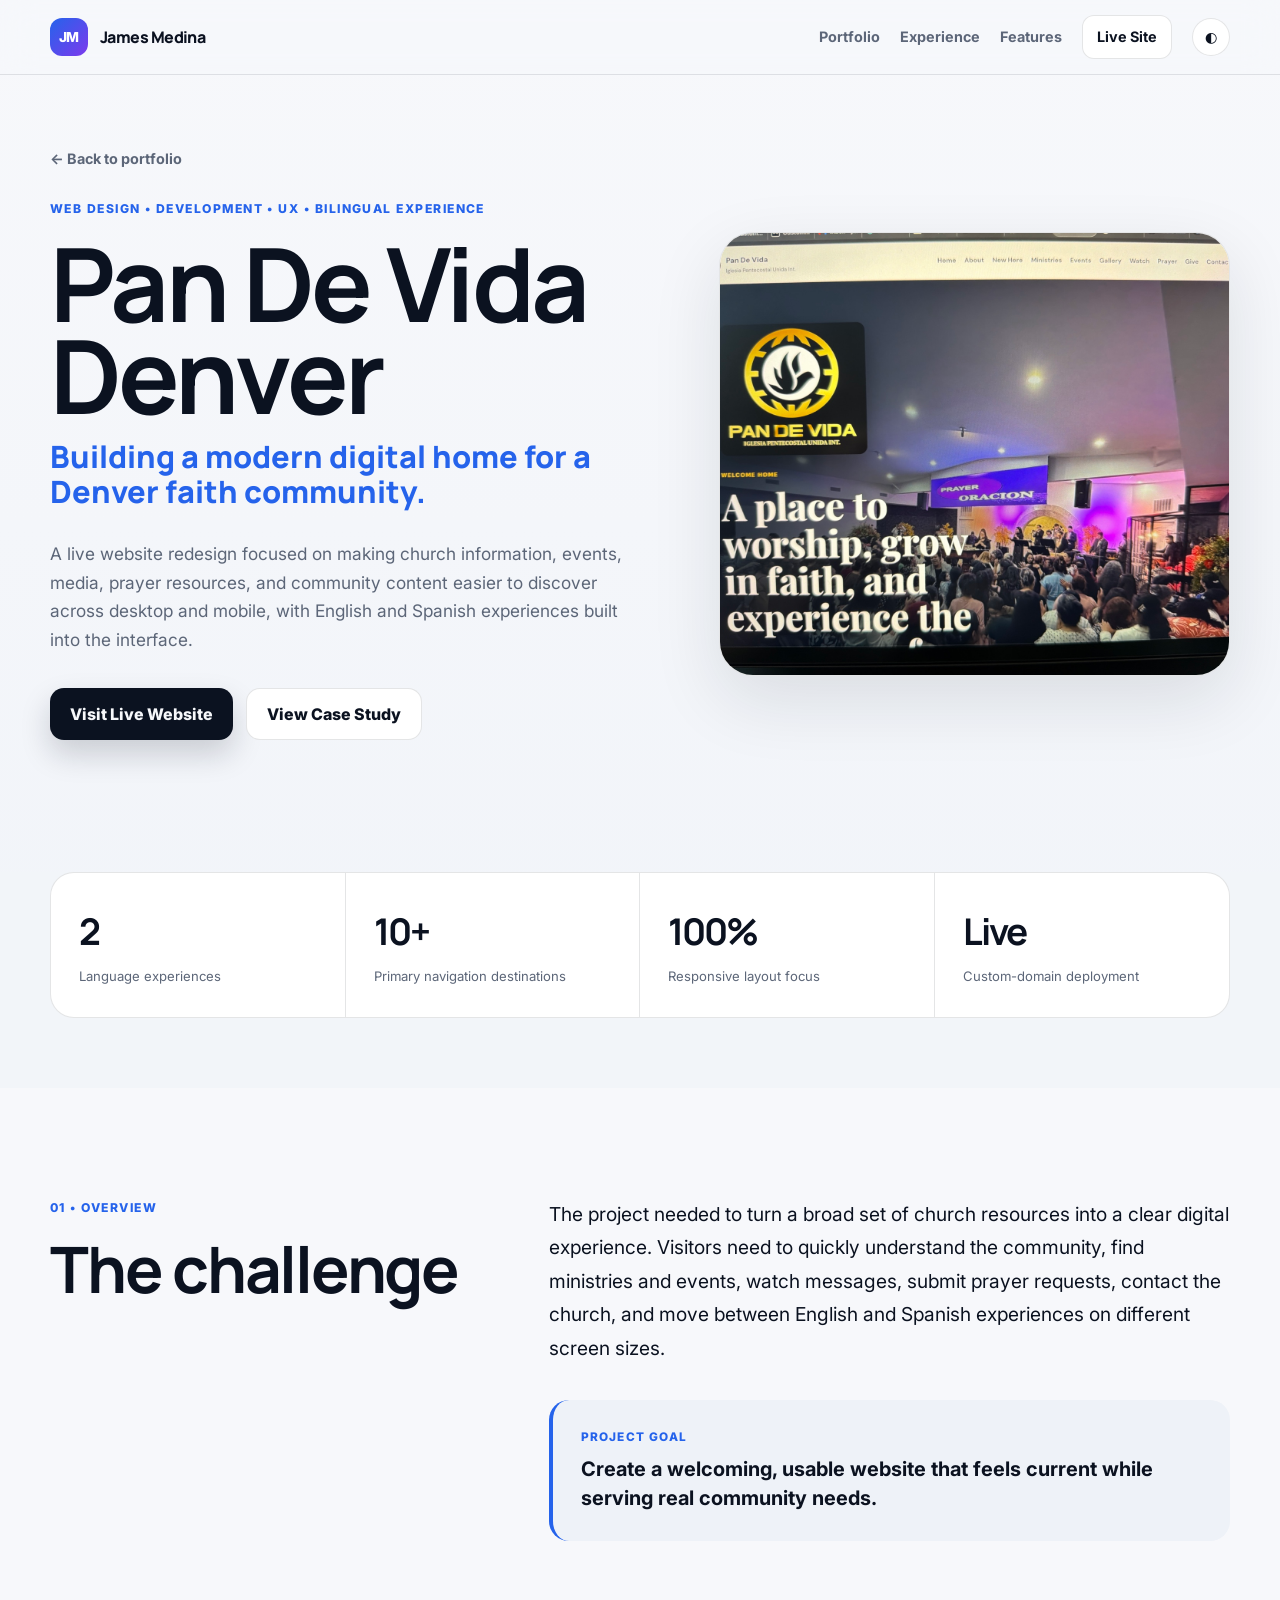
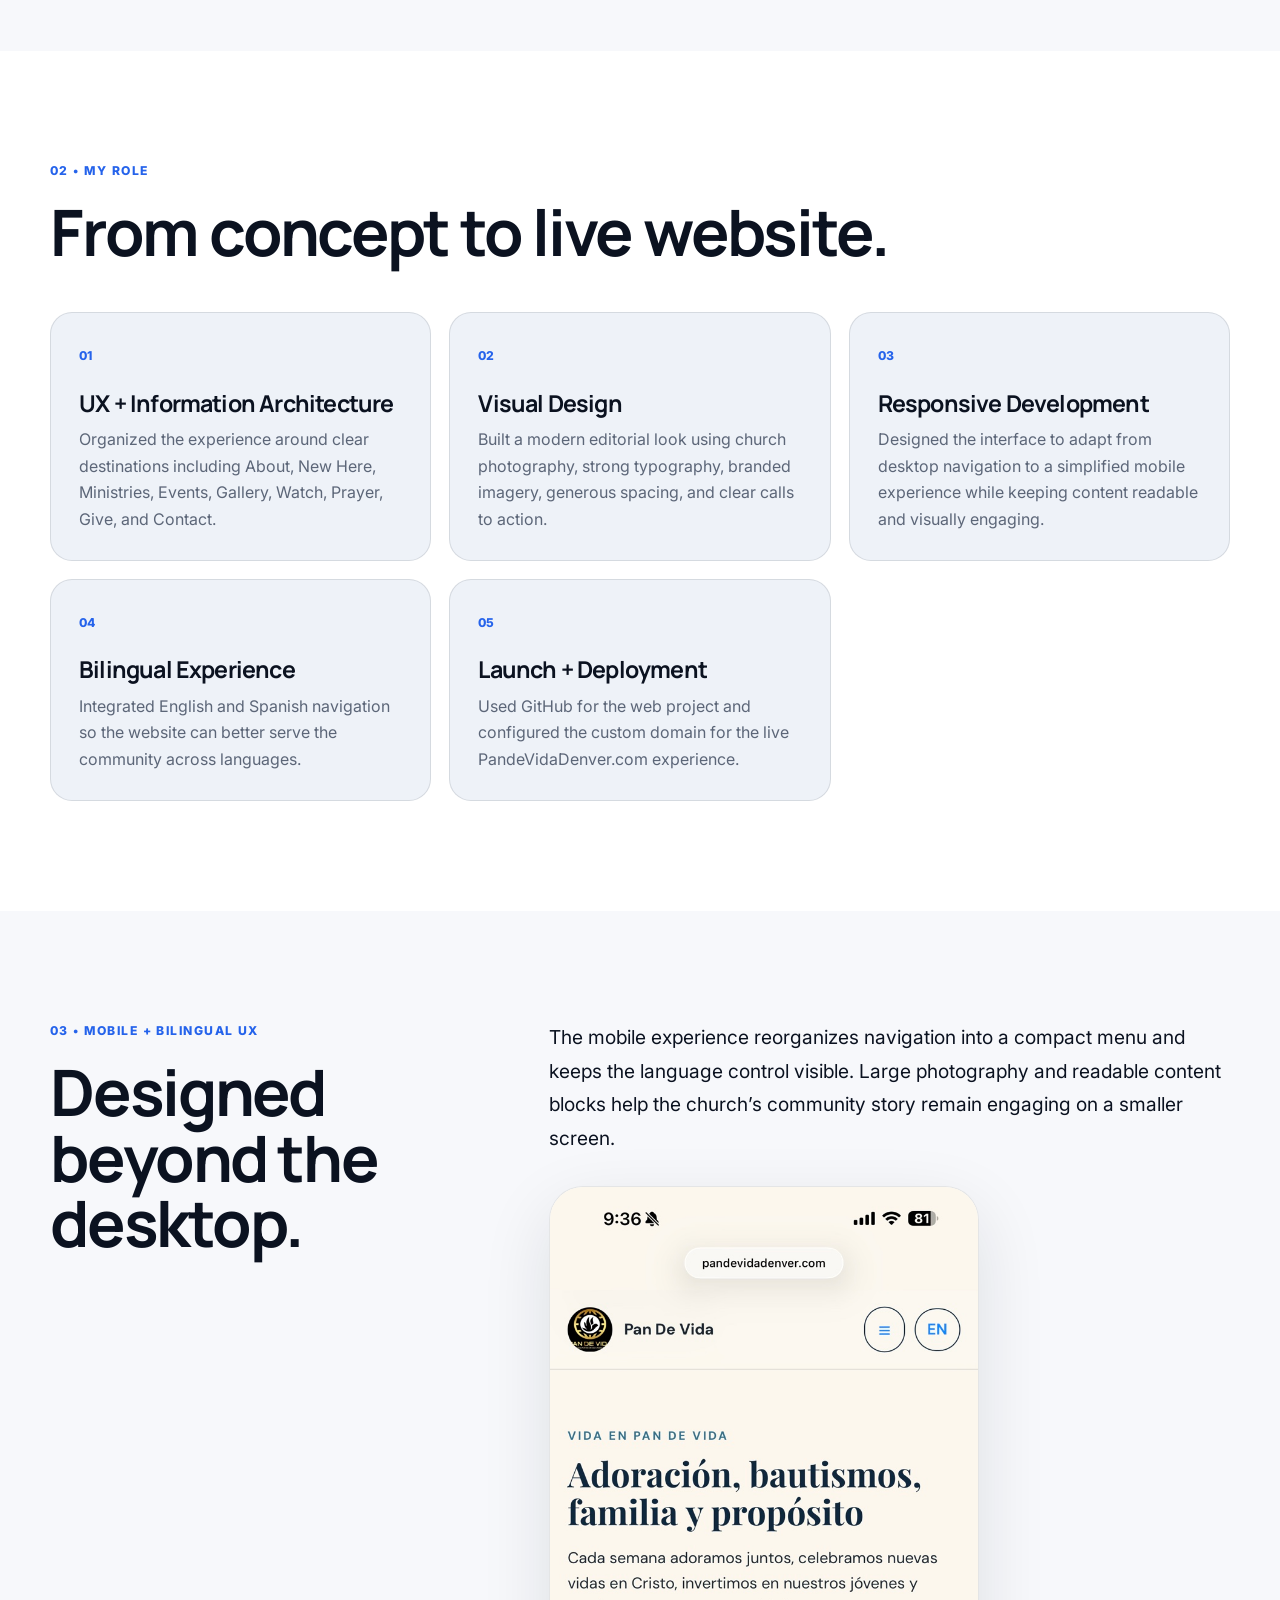
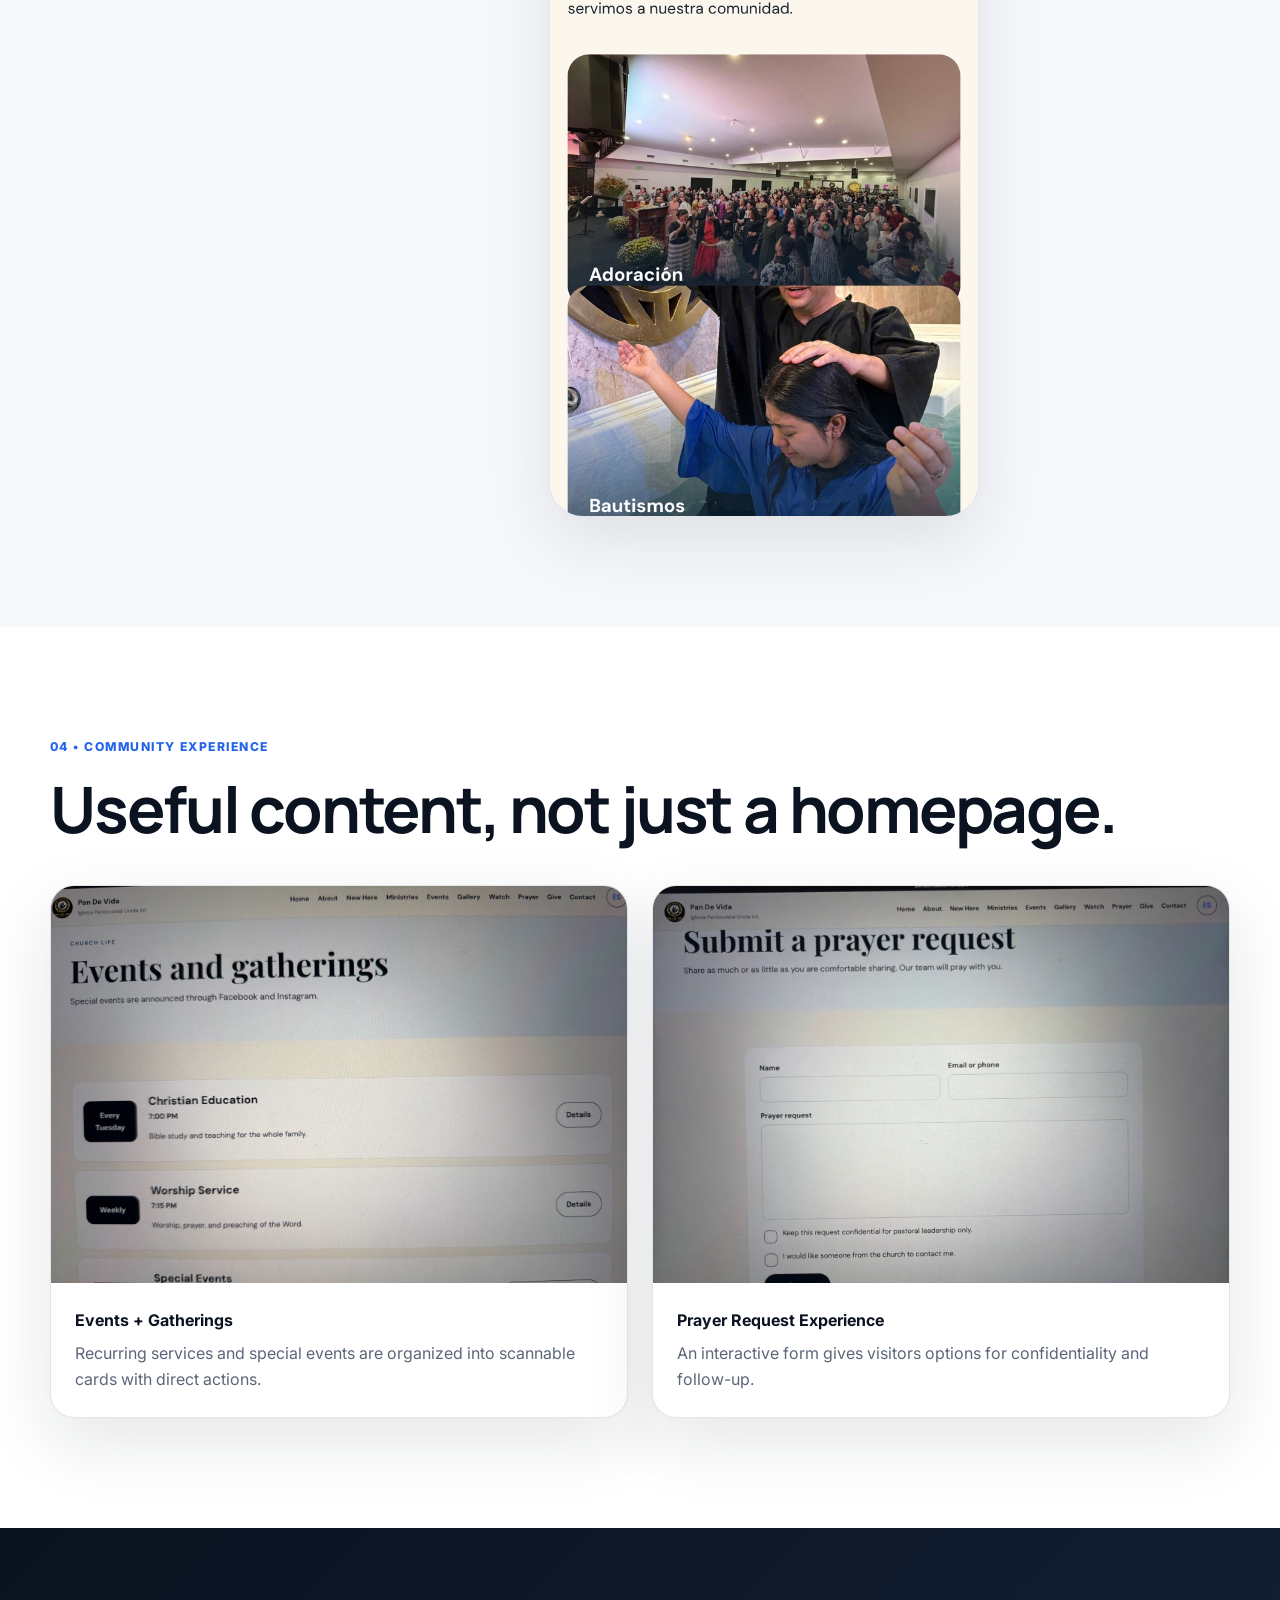
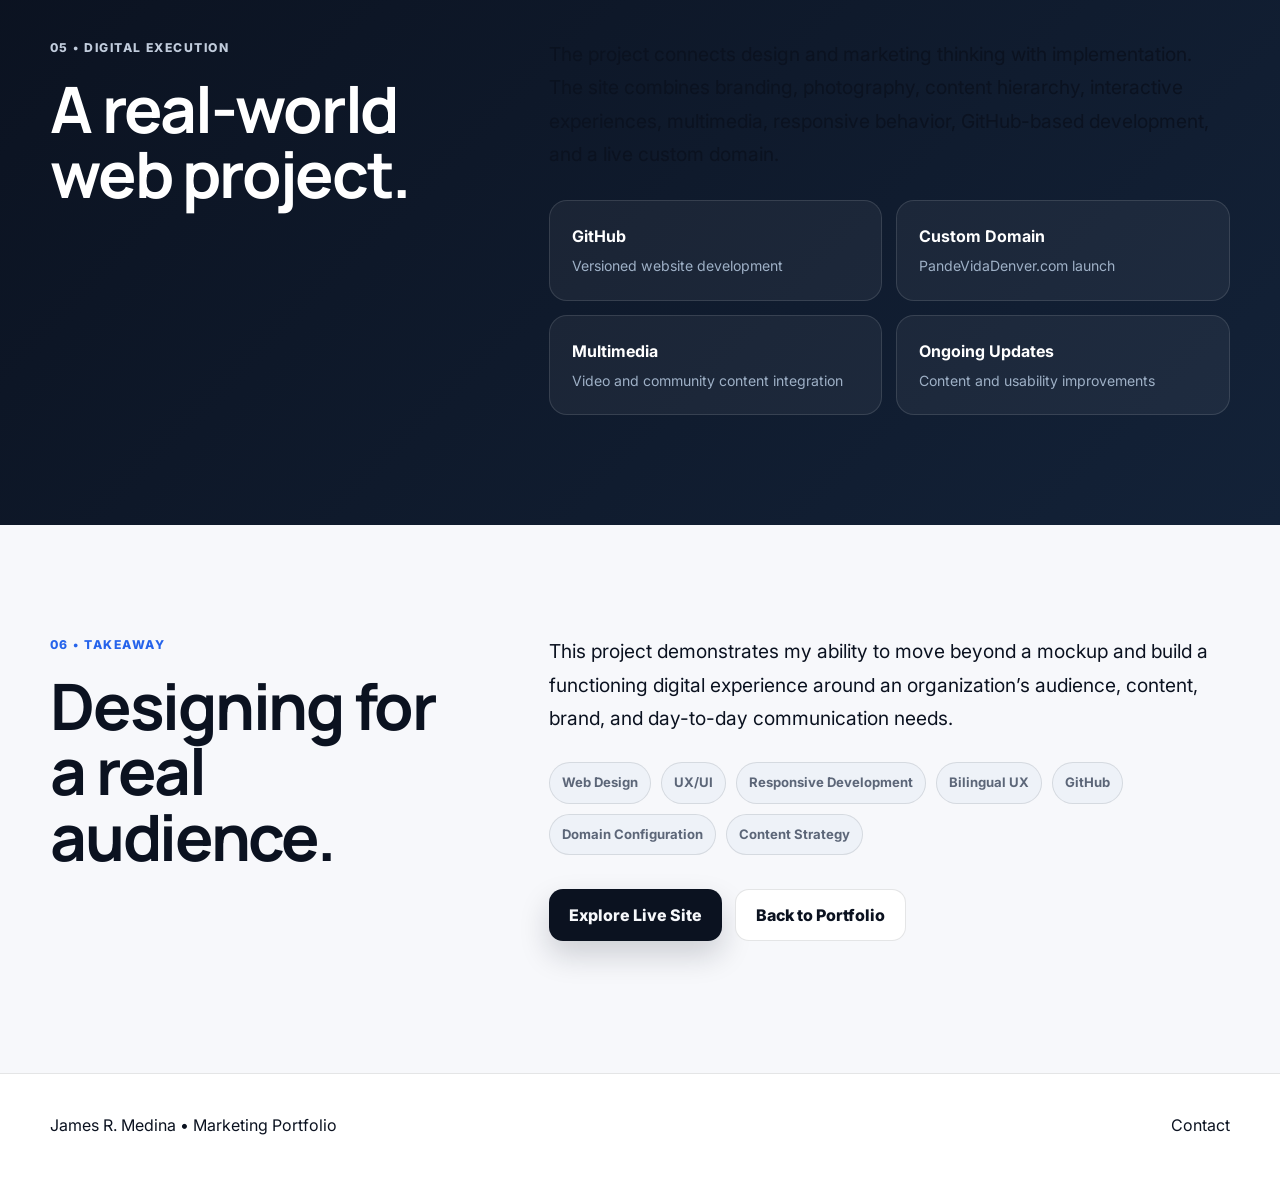
<file: pandevida.html>
<!doctype html>
<html lang="en">
<head>
  <meta charset="utf-8">
  <meta name="viewport" content="width=device-width,initial-scale=1">
  <meta name="description" content="Pan De Vida Denver website case study by James R. Medina, featuring responsive web design, bilingual UX, community content, forms, GitHub deployment, and domain configuration.">
  <title>Pan De Vida Website Case Study | James Medina</title>
  <link rel="stylesheet" href="style.css">
  <script defer src="script.js"></script>
</head>
<body>
  <a class="skip-link" href="#main">Skip to content</a>
  <header class="site-header">
    <nav class="nav container" aria-label="Primary navigation">
      <a class="brand" href="index.html"><span class="brand-mark">JM</span><span class="brand-name">James Medina</span></a>
      <div class="nav-links case-nav">
        <a href="index.html#work">Portfolio</a><a href="#experience">Experience</a><a href="#features">Features</a>
        <a class="nav-resume" href="https://pandevidadenver.com" target="_blank" rel="noreferrer">Live Site</a>
        <button class="theme-toggle" aria-label="Toggle color theme" title="Toggle color theme">◐</button>
      </div>
    </nav>
  </header>
  <main id="main">
    <section class="case-hero section pdv-hero">
      <div class="container case-hero-grid">
        <div class="reveal">
          <a class="case-back" href="index.html#work">← Back to portfolio</a>
          <p class="eyebrow">Web Design • Development • UX • Bilingual Experience</p>
          <h1>Pan De Vida Denver</h1>
          <p class="case-deck">Building a modern digital home for a Denver faith community.</p>
          <p class="case-summary">A live website redesign focused on making church information, events, media, prayer resources, and community content easier to discover across desktop and mobile, with English and Spanish experiences built into the interface.</p>
          <div class="hero-actions"><a class="button button-primary" href="https://pandevidadenver.com" target="_blank" rel="noreferrer">Visit Live Website</a><a class="button button-secondary" href="#overview">View Case Study</a></div>
        </div>
        <div class="case-cover pdv-cover reveal"><img src="pandevida-home.jpeg" alt="Pan De Vida Denver redesigned homepage"></div>
      </div>
    </section>
    <section class="case-stats"><div class="container case-stat-grid reveal">
      <div><strong>2</strong><span>Language experiences</span></div><div><strong>10+</strong><span>Primary navigation destinations</span></div><div><strong>100%</strong><span>Responsive layout focus</span></div><div><strong>Live</strong><span>Custom-domain deployment</span></div>
    </div></section>
    <section class="section" id="overview"><div class="container case-section-grid">
      <div class="section-heading reveal"><p class="eyebrow">01 • Overview</p><h2>The challenge</h2></div>
      <div class="case-copy reveal"><p class="lead">The project needed to turn a broad set of church resources into a clear digital experience. Visitors need to quickly understand the community, find ministries and events, watch messages, submit prayer requests, contact the church, and move between English and Spanish experiences on different screen sizes.</p><div class="case-callout"><span>Project goal</span><strong>Create a welcoming, usable website that feels current while serving real community needs.</strong></div></div>
    </div></section>
    <section class="section case-alt" id="experience"><div class="container"><div class="section-heading reveal"><p class="eyebrow">02 • My Role</p><h2>From concept to live website.</h2></div>
      <div class="strategy-grid">
        <article class="strategy-card reveal"><span>01</span><h3>UX + Information Architecture</h3><p>Organized the experience around clear destinations including About, New Here, Ministries, Events, Gallery, Watch, Prayer, Give, and Contact.</p></article>
        <article class="strategy-card reveal"><span>02</span><h3>Visual Design</h3><p>Built a modern editorial look using church photography, strong typography, branded imagery, generous spacing, and clear calls to action.</p></article>
        <article class="strategy-card reveal"><span>03</span><h3>Responsive Development</h3><p>Designed the interface to adapt from desktop navigation to a simplified mobile experience while keeping content readable and visually engaging.</p></article>
        <article class="strategy-card reveal"><span>04</span><h3>Bilingual Experience</h3><p>Integrated English and Spanish navigation so the website can better serve the community across languages.</p></article>
        <article class="strategy-card reveal"><span>05</span><h3>Launch + Deployment</h3><p>Used GitHub for the web project and configured the custom domain for the live PandeVidaDenver.com experience.</p></article>
      </div>
    </div></section>
    <section class="section" id="features"><div class="container case-section-grid"><div class="section-heading reveal"><p class="eyebrow">03 • Mobile + Bilingual UX</p><h2>Designed beyond the desktop.</h2></div><div class="case-copy reveal"><p class="lead">The mobile experience reorganizes navigation into a compact menu and keeps the language control visible. Large photography and readable content blocks help the church’s community story remain engaging on a smaller screen.</p><div class="pdv-mobile-frame"><img src="pandevida-mobile.jpeg" alt="Spanish mobile version of the Pan De Vida website"></div></div></div></section>
    <section class="section case-alt"><div class="container"><div class="section-heading reveal"><p class="eyebrow">04 • Community Experience</p><h2>Useful content, not just a homepage.</h2></div><div class="pdv-gallery">
      <figure class="reveal"><img src="pandevida-events.jpeg" alt="Pan De Vida events and gatherings page"><figcaption><strong>Events + Gatherings</strong><span>Recurring services and special events are organized into scannable cards with direct actions.</span></figcaption></figure>
      <figure class="reveal"><img src="pandevida-prayer.jpeg" alt="Pan De Vida prayer request form"><figcaption><strong>Prayer Request Experience</strong><span>An interactive form gives visitors options for confidentiality and follow-up.</span></figcaption></figure>
    </div></div></section>
    <section class="section ai-section"><div class="container case-section-grid"><div class="section-heading reveal"><p class="eyebrow">05 • Digital Execution</p><h2>A real-world web project.</h2></div><div class="case-copy reveal"><p class="lead">The project connects design and marketing thinking with implementation. The site combines branding, photography, content hierarchy, interactive experiences, multimedia, responsive behavior, GitHub-based development, and a live custom domain.</p><div class="tool-grid"><div><strong>GitHub</strong><span>Versioned website development</span></div><div><strong>Custom Domain</strong><span>PandeVidaDenver.com launch</span></div><div><strong>Multimedia</strong><span>Video and community content integration</span></div><div><strong>Ongoing Updates</strong><span>Content and usability improvements</span></div></div></div></div></section>
    <section class="section"><div class="container case-section-grid"><div class="section-heading reveal"><p class="eyebrow">06 • Takeaway</p><h2>Designing for a real audience.</h2></div><div class="case-copy reveal"><p class="lead">This project demonstrates my ability to move beyond a mockup and build a functioning digital experience around an organization’s audience, content, brand, and day-to-day communication needs.</p><div class="takeaway-tags"><span>Web Design</span><span>UX/UI</span><span>Responsive Development</span><span>Bilingual UX</span><span>GitHub</span><span>Domain Configuration</span><span>Content Strategy</span></div><div class="hero-actions"><a class="button button-primary" href="https://pandevidadenver.com" target="_blank" rel="noreferrer">Explore Live Site</a><a class="button button-secondary" href="index.html#work">Back to Portfolio</a></div></div></div></section>
  </main>
  <footer class="site-footer"><div class="container footer-grid"><span>James R. Medina • Marketing Portfolio</span><a href="index.html#contact">Contact</a></div></footer>
</body></html>
</file>
<file: style.css>
@import url('https://fonts.googleapis.com/css2?family=Inter:wght@400;500;600;700&family=Manrope:wght@600;700;800&display=swap');

:root {
  --bg: #f7f8fb;
  --surface: #ffffff;
  --surface-2: #eef2f8;
  --text: #0b1220;
  --muted: #5c6678;
  --line: rgba(11,18,32,.11);
  --blue: #2563eb;
  --blue-2: #6ea8ff;
  --dark: #0b1220;
  --shadow: 0 24px 70px rgba(16,24,40,.11);
  --radius: 26px;
  --container: 1180px;
}

[data-theme="dark"] {
  --bg: #090d15;
  --surface: #111827;
  --surface-2: #172033;
  --text: #f5f7fb;
  --muted: #a5afbf;
  --line: rgba(255,255,255,.11);
  --shadow: 0 24px 80px rgba(0,0,0,.35);
}

* { box-sizing: border-box; }
html { scroll-behavior: smooth; }
body {
  margin: 0;
  background: var(--bg);
  color: var(--text);
  font-family: Inter, system-ui, -apple-system, BlinkMacSystemFont, "Segoe UI", sans-serif;
  line-height: 1.65;
  transition: background .3s ease, color .3s ease;
}
img { max-width: 100%; display: block; }
a { color: inherit; text-decoration: none; }
button { font: inherit; }
.container { width: min(calc(100% - 40px), var(--container)); margin-inline: auto; }
.section { padding: 110px 0; position: relative; overflow: hidden; }
.skills-section { padding-bottom: 50px; }
h1,h2,h3,.brand-name { font-family: Manrope, Inter, sans-serif; letter-spacing: -.035em; }
h1,h2,h3,p { margin-top: 0; }
h2 { font-size: clamp(2.2rem, 5vw, 4.6rem); line-height: 1.02; margin-bottom: 28px; }
h3 { font-size: 1.45rem; line-height: 1.15; }
p { color: var(--muted); }
.eyebrow {
  color: var(--blue);
  font-weight: 800;
  letter-spacing: .12em;
  text-transform: uppercase;
  font-size: .76rem;
  margin-bottom: 18px;
}
.skip-link { position: absolute; left: -999px; top: 0; }
.skip-link:focus { left: 16px; top: 16px; z-index: 99; background: white; padding: 10px 14px; color: #111; border-radius: 8px; }

.site-header {
  position: fixed; inset: 0 0 auto 0; z-index: 50;
  background: color-mix(in srgb, var(--bg) 78%, transparent);
  backdrop-filter: blur(16px);
  border-bottom: 1px solid var(--line);
}
.nav { min-height: 74px; display: flex; align-items: center; justify-content: space-between; gap: 28px; }
.brand { display: flex; align-items: center; gap: 12px; font-weight: 800; }
.brand-mark {
  width: 38px; height: 38px; display: grid; place-items: center;
  border-radius: 12px; color: white; background: linear-gradient(135deg,#2563eb,#7c3aed);
  font-size: .86rem; letter-spacing: -.02em;
}
.nav-links { display: flex; align-items: center; gap: 26px; font-size: .9rem; font-weight: 700; }
.nav-links a:not(.nav-resume) { color: var(--muted); }
.nav-links a:hover { color: var(--text); }
.nav-resume { border: 1px solid var(--line); padding: 9px 14px; border-radius: 12px; background: var(--surface); }
.theme-toggle { width: 38px; height: 38px; border: 1px solid var(--line); background: var(--surface); color: var(--text); border-radius: 50%; cursor: pointer; }
.menu-toggle { display: none; border: 0; background: transparent; padding: 8px; }
.menu-toggle span { display: block; width: 22px; height: 2px; margin: 5px 0; background: var(--text); }

.hero { padding-top: 120px; min-height: 88vh; display: flex; flex-direction: column; justify-content: center; }
.hero-grid { display: grid; grid-template-columns: 1.08fr .92fr; gap: 80px; align-items: center; position: relative; z-index: 1; }
.hero h1 { font-size: clamp(2.8rem, 5.2vw, 5.4rem); line-height: .98; margin-bottom: 30px; max-width: 850px; }
.hero h1 span { color: var(--blue); display: block; }
.hero-intro { font-size: clamp(1.05rem, 1.8vw, 1.28rem); max-width: 720px; }
.hero-intro strong { color: var(--text); }
.hero-actions { display: flex; flex-wrap: wrap; gap: 13px; margin: 34px 0 22px; }
.button { display: inline-flex; justify-content: center; align-items: center; min-height: 52px; padding: 0 20px; border-radius: 14px; font-weight: 800; transition: transform .2s ease, box-shadow .2s ease; }
.button:hover { transform: translateY(-2px); }
.button-primary { background: var(--text); color: var(--bg); box-shadow: 0 14px 30px rgba(14,22,39,.18); }
.button-secondary { border: 1px solid var(--line); background: var(--surface); }
.hero-links { display: flex; gap: 22px; font-weight: 700; font-size: .9rem; }
.hero-links a { color: var(--muted); }
.hero-links a:hover { color: var(--blue); }

.hero-portrait { position: relative; max-width: 500px; margin-left: auto; }
.portrait-frame {
  border-radius: 42px;
  overflow: hidden;
  aspect-ratio: .78;
  background: var(--surface);
  border: 1px solid var(--line);
  box-shadow: var(--shadow);
}
.portrait-frame img { width: 100%; height: 100%; object-fit: cover; object-position: 50% 22%; }
.portrait-card {
  position: absolute; left: -38px; bottom: 40px; padding: 14px 18px;
  background: color-mix(in srgb, var(--surface) 90%, transparent);
  backdrop-filter: blur(14px);
  border: 1px solid var(--line);
  border-radius: 18px;
  display: flex; align-items: center; gap: 11px;
  box-shadow: var(--shadow);
}
.portrait-card strong { display: block; font-size: .88rem; }
.portrait-card small { display: block; color: var(--muted); margin-top: 2px; }
.status-dot { width: 10px; height: 10px; border-radius: 50%; background: #22c55e; box-shadow: 0 0 0 5px rgba(34,197,94,.13); }

.hero-glow { position: absolute; border-radius: 50%; filter: blur(5px); opacity: .18; pointer-events: none; }
.hero-glow-one { width: 520px; height: 520px; background: #2563eb; right: -220px; top: 120px; }
.hero-glow-two { width: 380px; height: 380px; background: #8b5cf6; left: -220px; bottom: 0; }

.impact-strip {
  margin-top: 88px;
  display: grid; grid-template-columns: repeat(4,1fr);
  border: 1px solid var(--line); border-radius: 24px;
  overflow: hidden; background: var(--surface);
}
.impact-strip div { padding: 26px; border-right: 1px solid var(--line); }
.impact-strip div:last-child { border-right: 0; }
.impact-strip strong { display: block; font-family: Manrope; font-size: 2.25rem; letter-spacing: -.05em; }
.impact-strip span { color: var(--muted); font-size: .83rem; }

.two-col { display: grid; grid-template-columns: 1.15fr 1fr; gap: 70px; align-items: start; }
.about-section { background: var(--surface); }
.about-section .section-heading h2 {
  font-size: clamp(2.5rem, 4vw, 4.3rem);
  line-height: 1.02;
}
.about-copy { max-width: 670px; }
.about-copy > p { font-size: 1.12rem; }
.education-card { padding: 24px; border-radius: 20px; background: var(--surface-2); margin-top: 34px; }
.education-card span,.education-card small { color: var(--muted); display: block; }
.education-card strong { display: block; font-size: 1.35rem; margin: 5px 0; }
.education-card p { margin-bottom: 5px; }

.work-heading { display: grid; grid-template-columns: 1.4fr .6fr; gap: 70px; align-items: end; margin-bottom: 55px; }
.work-heading > p { padding-bottom: 15px; }
.project-grid { display:grid; grid-template-columns:repeat(2,1fr); gap:25px; align-items:start; }
.project-card { align-self:start; background:var(--surface); border:1px solid var(--line); border-radius:var(--radius); }
.project-card:hover { transform: translateY(-5px); box-shadow: var(--shadow); }
.project-featured { grid-column: span 2; display: grid; grid-template-columns: 1fr 1fr; }
.project-image { min-height: 360px; background: var(--surface-2); overflow: hidden; }
.project-featured .project-image { min-height: 580px; }
.project-image img { width: 100%; height: 100%; object-fit: cover; }
.project-featured .project-image img { object-position: center 12%; }
.project-body { padding: 32px; }
.project-featured .project-body { padding: 48px; display: flex; flex-direction: column; justify-content: center; }
.project-meta { display: flex; flex-wrap: wrap; gap: 8px; margin-bottom: 20px; }
.project-meta span { font-size: .72rem; font-weight: 800; text-transform: uppercase; letter-spacing: .08em; color: var(--blue); background: rgba(37,99,235,.08); padding: 6px 9px; border-radius: 999px; }
.project-body h3 { font-size: 2rem; margin-bottom: 13px; }
.project-body p { margin-bottom: 20px; }
.text-link { font-weight: 800; color: var(--blue); }
.text-link.muted { color: var(--muted); }
.metric-row { display: flex; gap: 12px; flex-wrap: wrap; margin: 10px 0 26px; }
.metric-row span { border: 1px solid var(--line); background: var(--surface-2); padding: 10px 12px; border-radius: 12px; color: var(--muted); font-size: .8rem; }
.metric-row strong { color: var(--text); font-size: 1rem; }
.social-pair { display: grid; grid-template-columns: 1fr 1fr; height: 360px; overflow: hidden; }
.social-pair img { width: 100%; height: 100%; object-fit: cover; }
.site-preview { min-height: 360px; padding: 28px; background: radial-gradient(circle at 70% 20%,#2563eb 0,transparent 35%), linear-gradient(135deg,#07111f,#15223a); color: white; }
.browser-dots { opacity: .55; letter-spacing: 6px; font-size: .7rem; }
.site-preview-inner { min-height: 280px; display: flex; flex-direction: column; justify-content: center; }
.site-preview-inner small { color: #93c5fd; letter-spacing: .15em; font-weight: 800; }
.site-preview-inner strong { font-family: Manrope; font-size: 3.1rem; line-height: .95; max-width: 300px; margin: 12px 0; }
.site-preview-inner span { color: #cbd5e1; }

.dashboard-section { background: var(--dark); color: white; }
.dashboard-section p { color: #9aa7bb; }
.dashboard-grid { display: grid; grid-template-columns: .7fr 1.3fr; gap: 70px; align-items: center; }
.section-copy { max-width: 480px; }
.dashboard { background: #101827; border: 1px solid rgba(255,255,255,.1); border-radius: 28px; padding: 28px; box-shadow: 0 25px 80px rgba(0,0,0,.24); }
.dash-top { display: flex; justify-content: space-between; align-items: center; margin-bottom: 30px; }
.dash-top small { color: #8895a7; display: block; }
.dash-top strong { display: block; margin-top: 3px; }
.live-pill { font-size: .76rem; color: #cbd5e1; border: 1px solid rgba(255,255,255,.13); padding: 7px 10px; border-radius: 999px; }
.live-pill i { width: 7px; height: 7px; background: #22c55e; display: inline-block; border-radius: 50%; margin-right: 6px; }
.dash-metrics { display: grid; grid-template-columns: repeat(4,1fr); gap: 12px; }
.dash-metrics div { padding: 18px; border-radius: 16px; background: #172234; }
.dash-metrics span,.dash-metrics small { color: #8592a6; display: block; font-size: .72rem; }
.dash-metrics strong { font-family: Manrope; font-size: 1.65rem; display: block; margin: 6px 0 2px; }
.chart { display: grid; grid-template-columns: 90px 1fr; gap: 14px; align-items: end; height: 210px; margin-top: 24px; border-top: 1px solid rgba(255,255,255,.08); padding-top: 24px; }
.chart-labels { height: 100%; display: flex; flex-direction: column; justify-content: space-around; color: #7f8da2; font-size: .75rem; }
.bars { height: 100%; display: flex; align-items: end; gap: 16px; border-left: 1px solid rgba(255,255,255,.08); padding-left: 18px; }
.bars i { flex: 1; height: var(--h); max-width: 100px; border-radius: 12px 12px 3px 3px; background: linear-gradient(180deg,#6ea8ff,#2563eb); opacity: .9; }

.experience-section { background: var(--surface); }
.timeline { margin-top: 55px; border-top: 1px solid var(--line); }
.timeline-item { display: grid; grid-template-columns: 210px 1fr; gap: 50px; padding: 34px 0; border-bottom: 1px solid var(--line); }
.timeline-date { color: var(--blue); font-weight: 800; font-size: .83rem; }
.timeline-item h3 { margin-bottom: 4px; }
.company { color: var(--text); font-weight: 700; margin-bottom: 9px; }
.timeline-item div p:last-child { max-width: 760px; margin-bottom: 0; }

.skill-columns { display: grid; grid-template-columns: repeat(4,1fr); gap: 18px; margin-top: 30px; }
.skill-card { border: 1px solid var(--line); background: var(--surface); border-radius: 22px; padding: 28px; }
.skill-card > span { color: var(--blue); font-weight: 800; font-size: .75rem; }
.skill-card h3 { margin: 24px 0 12px; }
.skill-card p { font-size: .92rem; margin-bottom: 0; }

.contact-section { padding-top: 0; padding-bottom: 60px; }
.contact-panel { background: linear-gradient(135deg,#1d4ed8,#111827); border-radius: 34px; padding: 65px; display: grid; grid-template-columns: 1.25fr .75fr; gap: 50px; align-items: center; color: white; }
.contact-panel h2 { font-size: clamp(2.3rem,4vw,4rem); margin-bottom: 18px; }
.contact-panel p { color: #dbe4f3; max-width: 650px; margin-bottom: 0; }
.contact-panel .eyebrow { color: #bfdbfe; }
.contact-actions { display: flex; justify-content: flex-end; gap: 12px; flex-wrap: wrap; }
.button-light { background: white; color: #111827; }
.button-outline-light { border: 1px solid rgba(255,255,255,.35); color: white; }

.site-footer { border-top: 1px solid var(--line); padding: 38px 0; background: var(--surface); }
.footer-grid { display: flex; justify-content: space-between; gap: 30px; align-items: center; }
.footer-grid p { margin: 4px 0 0; font-size: .85rem; }
.footer-links { display: flex; gap: 22px; font-weight: 700; font-size: .85rem; color: var(--muted); }

.reveal { opacity: 0; transform: translateY(22px); transition: opacity .7s ease, transform .7s ease; }
.reveal.visible { opacity: 1; transform: none; }

@media (max-width: 980px) {
  .hero-grid,.two-col,.dashboard-grid,.contact-panel { grid-template-columns: 1fr; gap: 50px; }
  .hero-portrait { max-width: 420px; margin: 0; }
  .impact-strip { grid-template-columns: 1fr 1fr; }
  .impact-strip div:nth-child(2) { border-right: 0; }
  .impact-strip div:nth-child(-n+2) { border-bottom: 1px solid var(--line); }
  .work-heading { grid-template-columns: 1fr; gap: 12px; }
  .project-featured { grid-column: span 2; grid-template-columns: 1fr; }
  .project-featured .project-image { min-height: 480px; }
  .skill-columns { grid-template-columns: 1fr 1fr; }
  .contact-actions { justify-content: flex-start; }
}

@media (max-width: 760px) {
  .section { padding: 82px 0; }
  .container { width: min(calc(100% - 28px), var(--container)); }
  .menu-toggle { display: block; }
  .nav-links {
    position: absolute; left: 14px; right: 14px; top: 66px;
    display: none; flex-direction: column; align-items: stretch; gap: 4px;
    background: var(--surface); border: 1px solid var(--line); border-radius: 18px;
    padding: 12px; box-shadow: var(--shadow);
  }
  .nav-links.open { display: flex; }
  .nav-links a,.theme-toggle { padding: 12px; width: 100%; border-radius: 10px; }
  .nav-links a:hover { background: var(--surface-2); }
  .theme-toggle { height: 45px; border-radius: 10px; }
  .hero { padding-top: 125px; }
  .hero h1 { font-size: clamp(3.1rem,15vw,5.2rem); }
  .hero-portrait { max-width: 100%; }
  .portrait-card { left: 14px; bottom: 18px; }
  .impact-strip { margin-top: 55px; }
  .impact-strip strong { font-size: 1.8rem; }
  .impact-strip div { padding: 20px; }
  .project-grid { grid-template-columns: 1fr; }
  .project-featured { grid-column: auto; }
  .project-image,.social-pair,.site-preview { min-height: 300px; height: 300px; }
  .project-featured .project-image { min-height: 390px; }
  .project-featured .project-body,.project-body { padding: 26px; }
  .dash-metrics { grid-template-columns: 1fr 1fr; }
  .timeline-item { grid-template-columns: 1fr; gap: 10px; }
  .skill-columns { grid-template-columns: 1fr; }
  .contact-panel { padding: 34px 24px; }
  .footer-grid { flex-direction: column; align-items: flex-start; }
}

@media (prefers-reduced-motion: reduce) {
  html { scroll-behavior: auto; }
  .reveal { opacity: 1; transform: none; transition: none; }
  .button,.project-card { transition: none; }
}


/* Einstein case study */
.case-hero { padding-top: 145px; background: linear-gradient(180deg, var(--bg), color-mix(in srgb, var(--surface-2) 55%, var(--bg))); }
.case-hero-grid { display:grid; grid-template-columns:1.08fr .92fr; gap:70px; align-items:center; }
.case-back { display:inline-block; margin-bottom:28px; color:var(--muted); font-weight:700; font-size:.9rem; }
.case-hero h1 { font-size:clamp(3.6rem,8vw,7.5rem); line-height:.9; margin-bottom:18px; }
.case-deck { font-family:Manrope,Inter,sans-serif; color:var(--blue); font-size:clamp(1.3rem,2.4vw,2rem); font-weight:800; max-width:760px; line-height:1.15; }
.case-summary { font-size:1.08rem; max-width:740px; }
.case-cover { border-radius:34px; overflow:hidden; border:1px solid var(--line); background:var(--surface); box-shadow:var(--shadow); }
.case-cover img { width:100%; aspect-ratio:.72; object-fit:cover; object-position:center top; }
.case-stats { padding:0 0 70px; background:color-mix(in srgb, var(--surface-2) 55%, var(--bg)); }
.case-stat-grid { display:grid; grid-template-columns:repeat(4,1fr); background:var(--surface); border:1px solid var(--line); border-radius:24px; overflow:hidden; }
.case-stat-grid div { padding:28px; border-right:1px solid var(--line); }
.case-stat-grid div:last-child { border-right:0; }
.case-stat-grid strong { display:block; font-family:Manrope; font-size:2.3rem; letter-spacing:-.05em; }
.case-stat-grid span { color:var(--muted); font-size:.82rem; }
.case-section-grid { display:grid; grid-template-columns:.75fr 1.25fr; gap:90px; align-items:start; }
.case-copy .lead { font-size:1.2rem; color:var(--text); line-height:1.75; }
.case-callout { margin-top:34px; padding:28px; border-radius:20px; background:var(--surface-2); border-left:4px solid var(--blue); }
.case-callout span { display:block; color:var(--blue); font-size:.74rem; text-transform:uppercase; letter-spacing:.1em; font-weight:800; margin-bottom:8px; }
.case-callout strong { font-size:1.25rem; line-height:1.45; }
.case-alt { background:var(--surface); }
.strategy-grid { display:grid; grid-template-columns:repeat(3,1fr); gap:18px; margin-top:48px; }
.strategy-card { background:var(--surface-2); border:1px solid var(--line); border-radius:22px; padding:28px; }
.strategy-card > span { color:var(--blue); font-weight:800; font-size:.76rem; }
.strategy-card h3 { margin:22px 0 10px; }
.strategy-card p { margin-bottom:0; }
.channel-list { display:grid; gap:14px; margin-top:28px; }
.channel-list > div { padding:22px 24px; border:1px solid var(--line); border-radius:18px; background:var(--surface); }
.channel-list strong { display:block; margin-bottom:6px; }
.channel-list p { margin:0; }
.ai-section { background:linear-gradient(135deg,#0b1220,#132238); color:white; }
.ai-section p { color:#c1ccdc; }
.ai-section h2 { color:white; }
.tool-grid { display:grid; grid-template-columns:repeat(2,1fr); gap:14px; margin-top:28px; }
.tool-grid div { padding:22px; border:1px solid rgba(255,255,255,.12); background:rgba(255,255,255,.05); border-radius:18px; }
.tool-grid strong,.tool-grid span { display:block; }
.tool-grid span { margin-top:5px; color:#9eb0c6; font-size:.88rem; }
.analytics-layout { display:grid; grid-template-columns:1.2fr .8fr; gap:28px; align-items:stretch; margin-top:48px; }
.analytics-notes { border:1px solid var(--line); background:var(--surface); border-radius:24px; padding:30px; }
.analytics-notes h3 { margin-bottom:18px; }
.analytics-notes ul { padding-left:20px; color:var(--muted); }
.analytics-notes li + li { margin-top:12px; }
.research-grid { display:grid; grid-template-columns:repeat(3,1fr); gap:14px; margin-top:26px; }
.research-grid div { padding:22px; background:var(--surface-2); border:1px solid var(--line); border-radius:18px; }
.research-grid strong { display:block; margin-bottom:7px; }
.research-grid p { margin:0; font-size:.9rem; }
.takeaway-tags { display:flex; flex-wrap:wrap; gap:10px; margin-top:26px; }
.takeaway-tags span { padding:9px 12px; background:var(--surface-2); border:1px solid var(--line); border-radius:999px; font-size:.82rem; font-weight:700; color:var(--muted); }
.case-nav { gap:20px; }

@media (max-width: 980px) {
  .case-hero-grid,.case-section-grid,.analytics-layout { grid-template-columns:1fr; gap:45px; }
  .case-cover { max-width:560px; }
  .strategy-grid { grid-template-columns:1fr 1fr; }
  .case-stat-grid { grid-template-columns:1fr 1fr; }
  .case-stat-grid div:nth-child(2) { border-right:0; }
  .case-stat-grid div:nth-child(-n+2) { border-bottom:1px solid var(--line); }
}
@media (max-width: 760px) {
  .case-nav a:not(.nav-resume) { display:none; }
  .strategy-grid,.tool-grid,.research-grid { grid-template-columns:1fr; }
  .case-stat-grid strong { font-size:1.8rem; }
  .case-stat-grid div { padding:20px; }
}

/* Pan De Vida case study */
.pdv-hero .case-deck { max-width: 690px; }
.pdv-cover img { aspect-ratio: 1.15; object-fit: cover; object-position: top center; }
.pdv-mobile-frame { margin-top: 30px; max-width: 430px; border: 1px solid var(--line); border-radius: 34px; overflow: hidden; background: var(--surface); box-shadow: var(--shadow); }
.pdv-mobile-frame img { width: 100%; display: block; }
.pdv-gallery { display: grid; grid-template-columns: 1fr 1fr; gap: 24px; margin-top: 44px; }
.pdv-gallery figure { margin: 0; overflow: hidden; border: 1px solid var(--line); border-radius: 24px; background: var(--surface); box-shadow: var(--shadow); }
.pdv-gallery img { width: 100%; aspect-ratio: 1.45; object-fit: cover; object-position: top center; display: block; }
.pdv-gallery figcaption { padding: 24px; }
.pdv-gallery figcaption strong, .pdv-gallery figcaption span { display: block; }
.pdv-gallery figcaption span { color: var(--muted); margin-top: 8px; line-height: 1.6; }
@media (max-width: 760px) { .pdv-gallery { grid-template-columns: 1fr; } .pdv-cover img { aspect-ratio: .9; } }
/* Pan De Vida featured project */
.pandevida-card .project-image {
    min-height: 520px;
    padding: 20px;
    display: flex;
    align-items: center;
    justify-content: center;
}

.pandevida-card .project-image img {
    width: 100%;
    height: auto;
    max-height: 520px;
    object-fit: contain;
    object-position: center;
    border-radius: 18px;
}
/* Improve readability on dark analytics section */
.analytics-section,
.analytics-section p,
.analytics-section h1,
.analytics-section h2,
.analytics-section h3 {
  color: #ffffff;
}

.analytics-section .muted {
  color: #e2e8f0;
}
</file>
